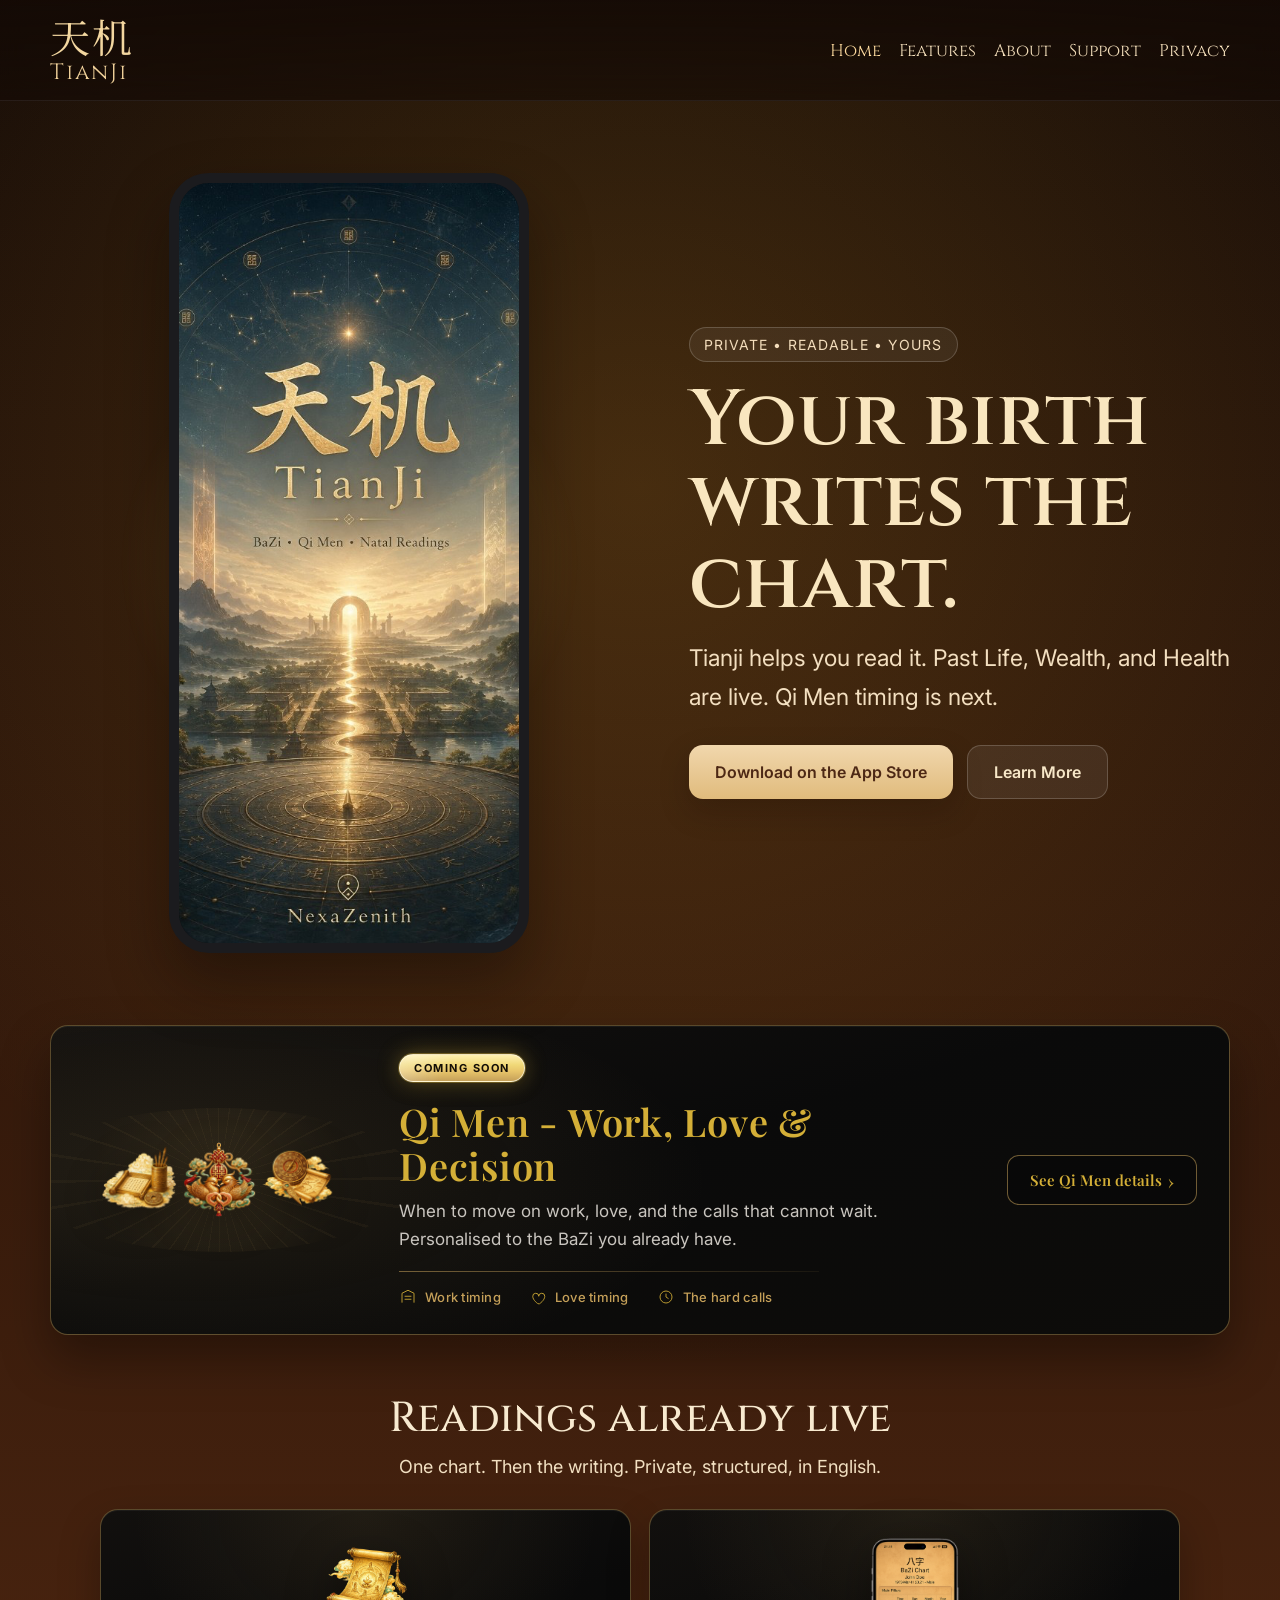
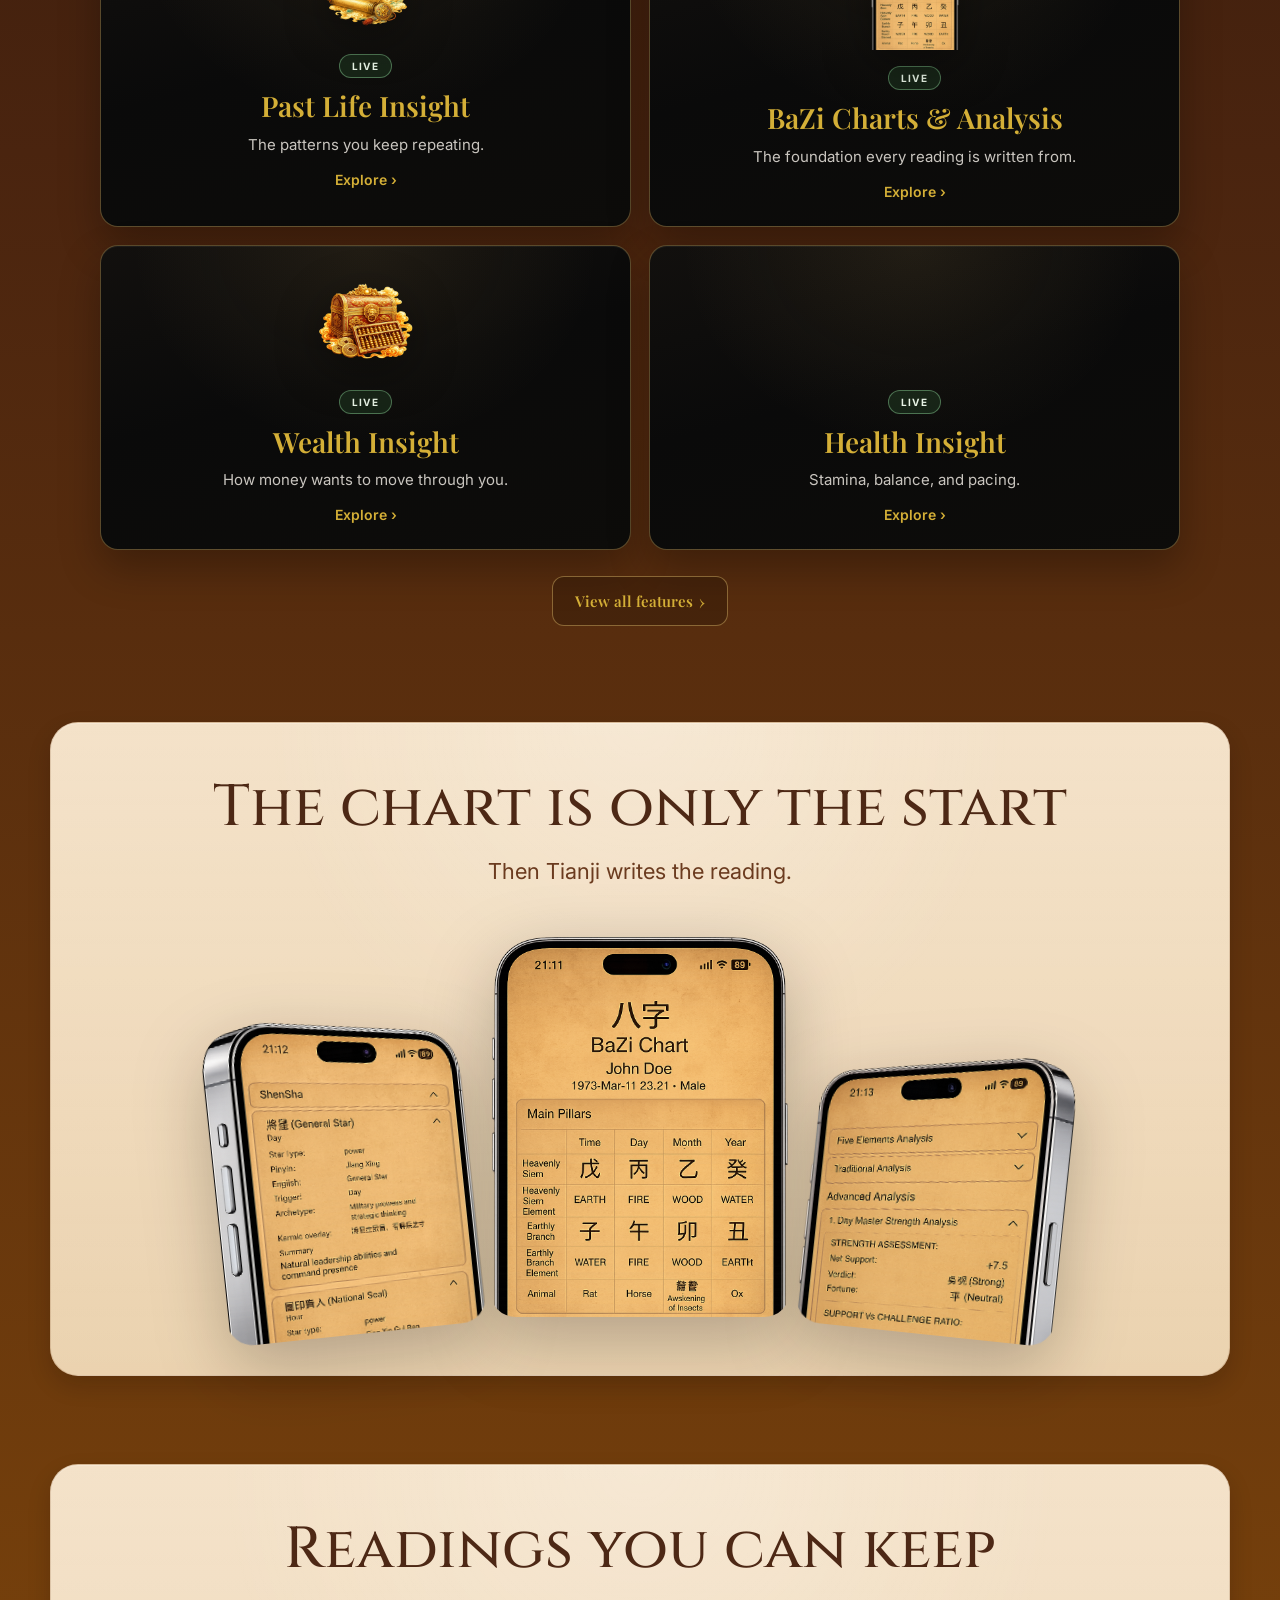
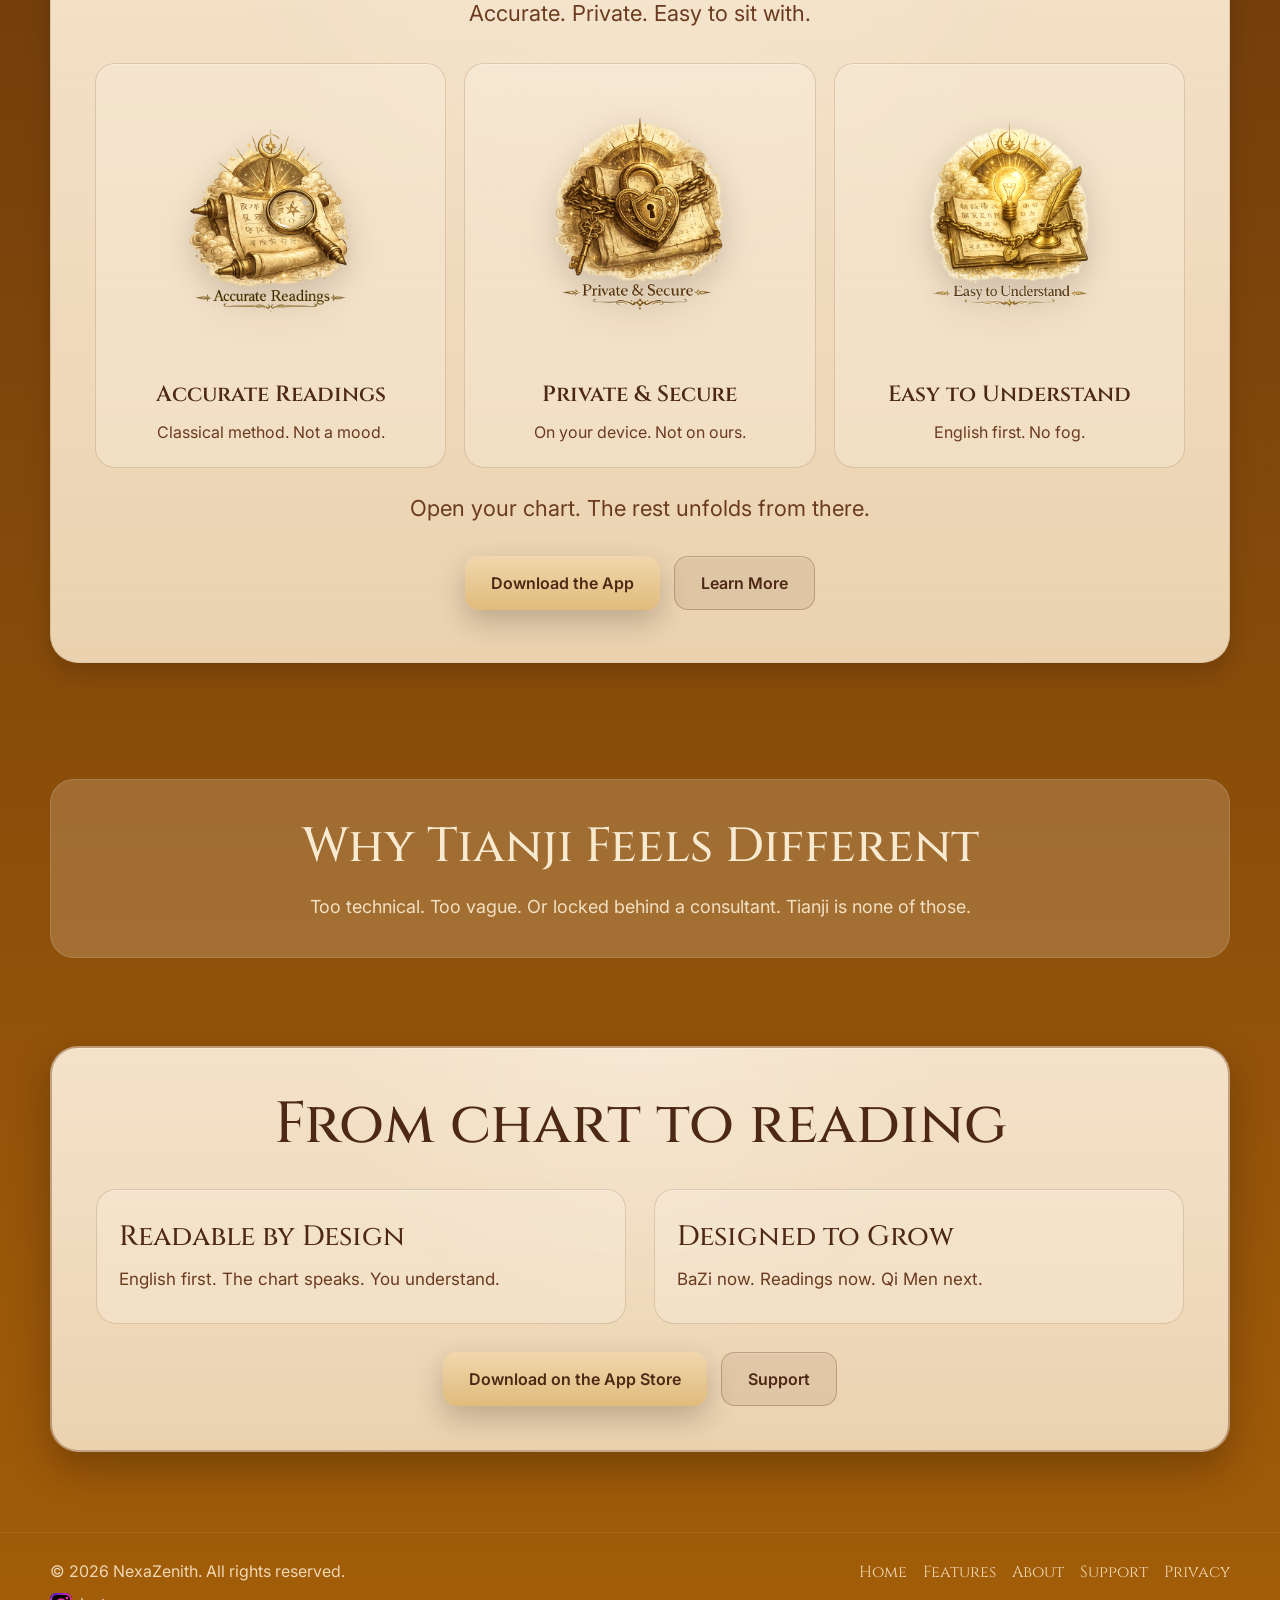
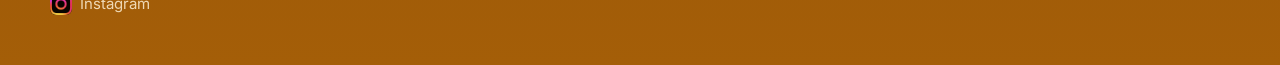
<file: index.html>
<!DOCTYPE html>
<html lang="en">
<head>
  <meta charset="UTF-8" />
  <meta name="viewport" content="width=device-width, initial-scale=1.0" />
  <title>Tianji, Secrets of Destiny</title>
  <link rel="icon" href="assets/app-icon.png" type="image/png" />
  <link rel="apple-touch-icon" href="assets/app-icon.png" />
  <link rel="stylesheet" href="styles.css" />
</head>
<body>
<header class="site-header">
  <div class="container nav">
    <a href="index.html" class="brand"><span class="brand-cn">天机</span><span class="brand-en">TianJi</span></a>
    <nav class="nav-links">
      <a class="active" href="index.html">Home</a>
      <a href="feature.html">Features</a>
      <a href="about.html">About</a>
      <a href="support.html">Support</a>
      <a href="privacy.html">Privacy</a>
    </nav>
  </div>
</header>

<main>
  <section class="hero">
    <div class="container hero-grid">
      <div class="hero-visual" aria-hidden="true">
        <div class="glow"></div>
        <div class="phone"><img src="assets/hero-phone.png" alt="" /></div>
      </div>
      <div>
        <span class="eyebrow">Private • readable • yours</span>
        <h1>Your birth writes the chart.</h1>
        <p>Tianji helps you read it. Past Life, Wealth, and Health are live. Qi Men timing is next.</p>
        <div class="hero-actions">
          <a class="button button-primary" href="https://apps.apple.com/us/app/tianji-bazi-destiny/id6761753338" target="_blank" rel="noopener noreferrer" aria-label="Download Tianji on the App Store">Download on the App Store</a>
          <a class="button button-secondary" href="about.html">Learn More</a>
        </div>
      </div>
    </div>
  </section>

  <section class="section section-coming-soon-wrap" aria-labelledby="coming-soon-heading">
    <div class="container">
      <div class="coming-soon-banner">
        <div class="coming-soon-banner__art coming-soon-banner__art--trio" aria-hidden="true">
          <div class="coming-soon-mandala"></div>
          <img class="coming-soon-art-img coming-soon-art-img--trio" src="assets/career-logo.png" width="120" height="120" alt="" decoding="async" />
          <img class="coming-soon-art-img coming-soon-art-img--trio" src="assets/love-logo.png" width="120" height="120" alt="" decoding="async" />
          <img class="coming-soon-art-img coming-soon-art-img--trio" src="assets/decision-logo.png" width="120" height="120" alt="" decoding="async" />
        </div>
        <div class="coming-soon-banner__main">
          <span class="coming-soon-badge">Coming soon</span>
          <h2 id="coming-soon-heading" class="coming-soon-title">Qi Men - Work, Love &amp; Decision</h2>
          <p class="coming-soon-lede">When to move on work, love, and the calls that cannot wait. Personalised to the BaZi you already have.</p>
          <div class="coming-soon-rule" aria-hidden="true"></div>
          <ul class="coming-soon-features">
            <li>
              <span class="coming-soon-features__icon" aria-hidden="true">
                <svg width="18" height="18" viewBox="0 0 24 24" fill="none" xmlns="http://www.w3.org/2000/svg"><path d="M4 19V7l8-4 8 4v12M8 11h8M8 15h8" stroke="currentColor" stroke-width="1.2" stroke-linecap="round" stroke-linejoin="round"/></svg>
              </span>
              <span>Work timing</span>
            </li>
            <li>
              <span class="coming-soon-features__icon" aria-hidden="true">
                <svg width="18" height="18" viewBox="0 0 24 24" fill="none" xmlns="http://www.w3.org/2000/svg"><path d="M12 21s-7-4.5-7-10a4 4 0 018 0 4 4 0 018 0c0 5.5-7 10-7 10z" stroke="currentColor" stroke-width="1.2" stroke-linejoin="round"/></svg>
              </span>
              <span>Love timing</span>
            </li>
            <li>
              <span class="coming-soon-features__icon" aria-hidden="true">
                <svg width="18" height="18" viewBox="0 0 24 24" fill="none" xmlns="http://www.w3.org/2000/svg"><circle cx="12" cy="12" r="8" stroke="currentColor" stroke-width="1.2"/><path d="M12 8v4l3 2" stroke="currentColor" stroke-width="1.2" stroke-linecap="round"/></svg>
              </span>
              <span>The hard calls</span>
            </li>
          </ul>
        </div>
        <div class="coming-soon-banner__cta">
          <a class="coming-soon-btn" href="feature.html#coming-soon">See Qi Men details <span class="coming-soon-btn__chev" aria-hidden="true">›</span></a>
        </div>
      </div>
    </div>
  </section>

  <section class="section section-launched-features-wrap" aria-labelledby="launched-features-heading">
    <div class="container">
      <h2 id="launched-features-heading" class="upcoming-features-heading">Readings already live</h2>
      <p class="upcoming-features-lede">One chart. Then the writing. Private, structured, in English.</p>
      <div class="upcoming-features-grid upcoming-features-grid--four">
        <a class="upcoming-feature-card upcoming-feature-card--link" href="feature.html#past-life">
          <img class="upcoming-feature-card__logo" src="assets/past-life.png" width="200" height="200" alt="" decoding="async" loading="lazy" />
          <span class="upcoming-feature-card__badge upcoming-feature-card__badge--live">Live</span>
          <h3 class="upcoming-feature-card__title">Past Life Insight</h3>
          <p class="upcoming-feature-card__desc">The patterns you keep repeating.</p>
          <span class="upcoming-feature-card__link">Explore <span aria-hidden="true">›</span></span>
        </a>
        <a class="upcoming-feature-card upcoming-feature-card--link" href="feature.html#bazi-charts">
          <img class="upcoming-feature-card__logo upcoming-feature-card__logo--chart" src="assets/shot-chart.png" width="200" height="400" alt="" decoding="async" loading="lazy" />
          <span class="upcoming-feature-card__badge upcoming-feature-card__badge--live">Live</span>
          <h3 class="upcoming-feature-card__title">BaZi Charts &amp; Analysis</h3>
          <p class="upcoming-feature-card__desc">The foundation every reading is written from.</p>
          <span class="upcoming-feature-card__link">Explore <span aria-hidden="true">›</span></span>
        </a>
        <a class="upcoming-feature-card upcoming-feature-card--link" href="feature.html#wealth">
          <img class="upcoming-feature-card__logo" src="assets/wealth-logo.png" width="200" height="200" alt="" decoding="async" loading="lazy" />
          <span class="upcoming-feature-card__badge upcoming-feature-card__badge--live">Live</span>
          <h3 class="upcoming-feature-card__title">Wealth Insight</h3>
          <p class="upcoming-feature-card__desc">How money wants to move through you.</p>
          <span class="upcoming-feature-card__link">Explore <span aria-hidden="true">›</span></span>
        </a>
        <a class="upcoming-feature-card upcoming-feature-card--link" href="feature.html#health">
          <img class="upcoming-feature-card__logo" src="assets/health-logo.png" width="200" height="200" alt="" decoding="async" loading="lazy" />
          <span class="upcoming-feature-card__badge upcoming-feature-card__badge--live">Live</span>
          <h3 class="upcoming-feature-card__title">Health Insight</h3>
          <p class="upcoming-feature-card__desc">Stamina, balance, and pacing.</p>
          <span class="upcoming-feature-card__link">Explore <span aria-hidden="true">›</span></span>
        </a>
      </div>
      <div class="upcoming-features-cta">
        <a class="coming-soon-btn" href="feature.html">View all features <span class="coming-soon-btn__chev" aria-hidden="true">›</span></a>
      </div>
    </div>
  </section>

  <section class="section">
    <div class="container paper-card paper-card-flat">
      <div class="paper-inner">
        <h2 class="section-title">The chart is only the start</h2>
        <p class="section-copy">Then Tianji writes the reading.</p>

        <div class="device-strip" aria-hidden="true">
          <div class="device device-left">
            <img src="assets/shot-shensha.png" alt="" />
          </div>
          <div class="device device-center">
            <img src="assets/shot-chart.png" alt="" />
          </div>
          <div class="device device-right">
            <img src="assets/shot-advanced.png" alt="" />
          </div>
        </div>
      </div>
    </div>
  </section>

  <section class="section">
    <div class="container paper-card paper-card-flat">
      <div class="paper-inner">
        <h2 class="section-title">Readings you can keep</h2>
        <p class="section-copy">Accurate. Private. Easy to sit with.</p>

        <div class="mini-feature-grid">
          <article class="mini-feature">
            <img class="mini-feature-icon" src="assets/accurate-reading-icon.png" alt="" aria-hidden="true" />
            <h3>Accurate Readings</h3>
            <p>Classical method. Not a mood.</p>
          </article>
          <article class="mini-feature">
            <img class="mini-feature-icon" src="assets/private-and-secure-icon.png" alt="" aria-hidden="true" />
            <h3>Private &amp; Secure</h3>
            <p>On your device. Not on ours.</p>
          </article>
          <article class="mini-feature">
            <img class="mini-feature-icon" src="assets/easy-to-understand-icon.png" alt="" aria-hidden="true" />
            <h3>Easy to Understand</h3>
            <p>English first. No fog.</p>
          </article>
        </div>

        <p class="section-copy" style="margin-top:22px;">
          Open your chart. The rest unfolds from there.
        </p>
        <div class="hero-actions" style="justify-content:center;">
          <a class="button button-primary" href="https://apps.apple.com/us/app/tianji-bazi-destiny/id6761753338" target="_blank" rel="noopener noreferrer" aria-label="Download Tianji on the App Store (mid-page call to action)">Download the App</a>
          <a class="button button-secondary" href="about.html">Learn More</a>
        </div>
      </div>
    </div>
  </section>

  <section class="section">
    <div class="container">
      <div class="cta-band">
        <h2>Why Tianji Feels Different</h2>
        <p>Too technical. Too vague. Or locked behind a consultant. Tianji is none of those.</p>
      </div>
    </div>
  </section>

  <section class="section">
    <div class="container paper-card">
      <div class="paper-inner">
        <h2 class="section-title">From chart to reading</h2>
        <div class="two-col">
          <div class="text-card">
            <h3>Readable by Design</h3>
            <p>English first. The chart speaks. You understand.</p>
          </div>
          <div class="text-card">
            <h3>Designed to Grow</h3>
            <p>BaZi now. Readings now. Qi Men next.</p>
          </div>
        </div>
        <div class="hero-actions" style="justify-content:center; margin-top:28px;">
          <a class="button button-primary" href="https://apps.apple.com/us/app/tianji-bazi-destiny/id6761753338" target="_blank" rel="noopener noreferrer" aria-label="Download Tianji on the App Store (bottom call to action)">Download on the App Store</a>
          <a class="button button-secondary" href="support.html">Support</a>
        </div>
      </div>
    </div>
  </section>
</main>

<footer class="site-footer">
  <div class="container footer-inner">
    <div class="footer-meta">
      <div>© 2026 NexaZenith. All rights reserved.</div>
      <ul class="footer-social" aria-label="Social">
        <li>
          <a href="https://www.instagram.com/tianji_secrets_of_destiny/" target="_blank" rel="noopener noreferrer" aria-label="TianJi on Instagram">
            <img class="footer-social__icon" src="assets/instagram-logo.png" width="22" height="22" alt="" decoding="async" />
            <span class="footer-social__text">Instagram</span>
          </a>
        </li>
      </ul>
    </div>
    <div class="footer-links">
      <a href="index.html">Home</a>
      <a href="feature.html">Features</a>
      <a href="about.html">About</a>
      <a href="support.html">Support</a>
      <a href="privacy.html">Privacy</a>
    </div>
  </div>
</footer>
</body>
</html>
</file>
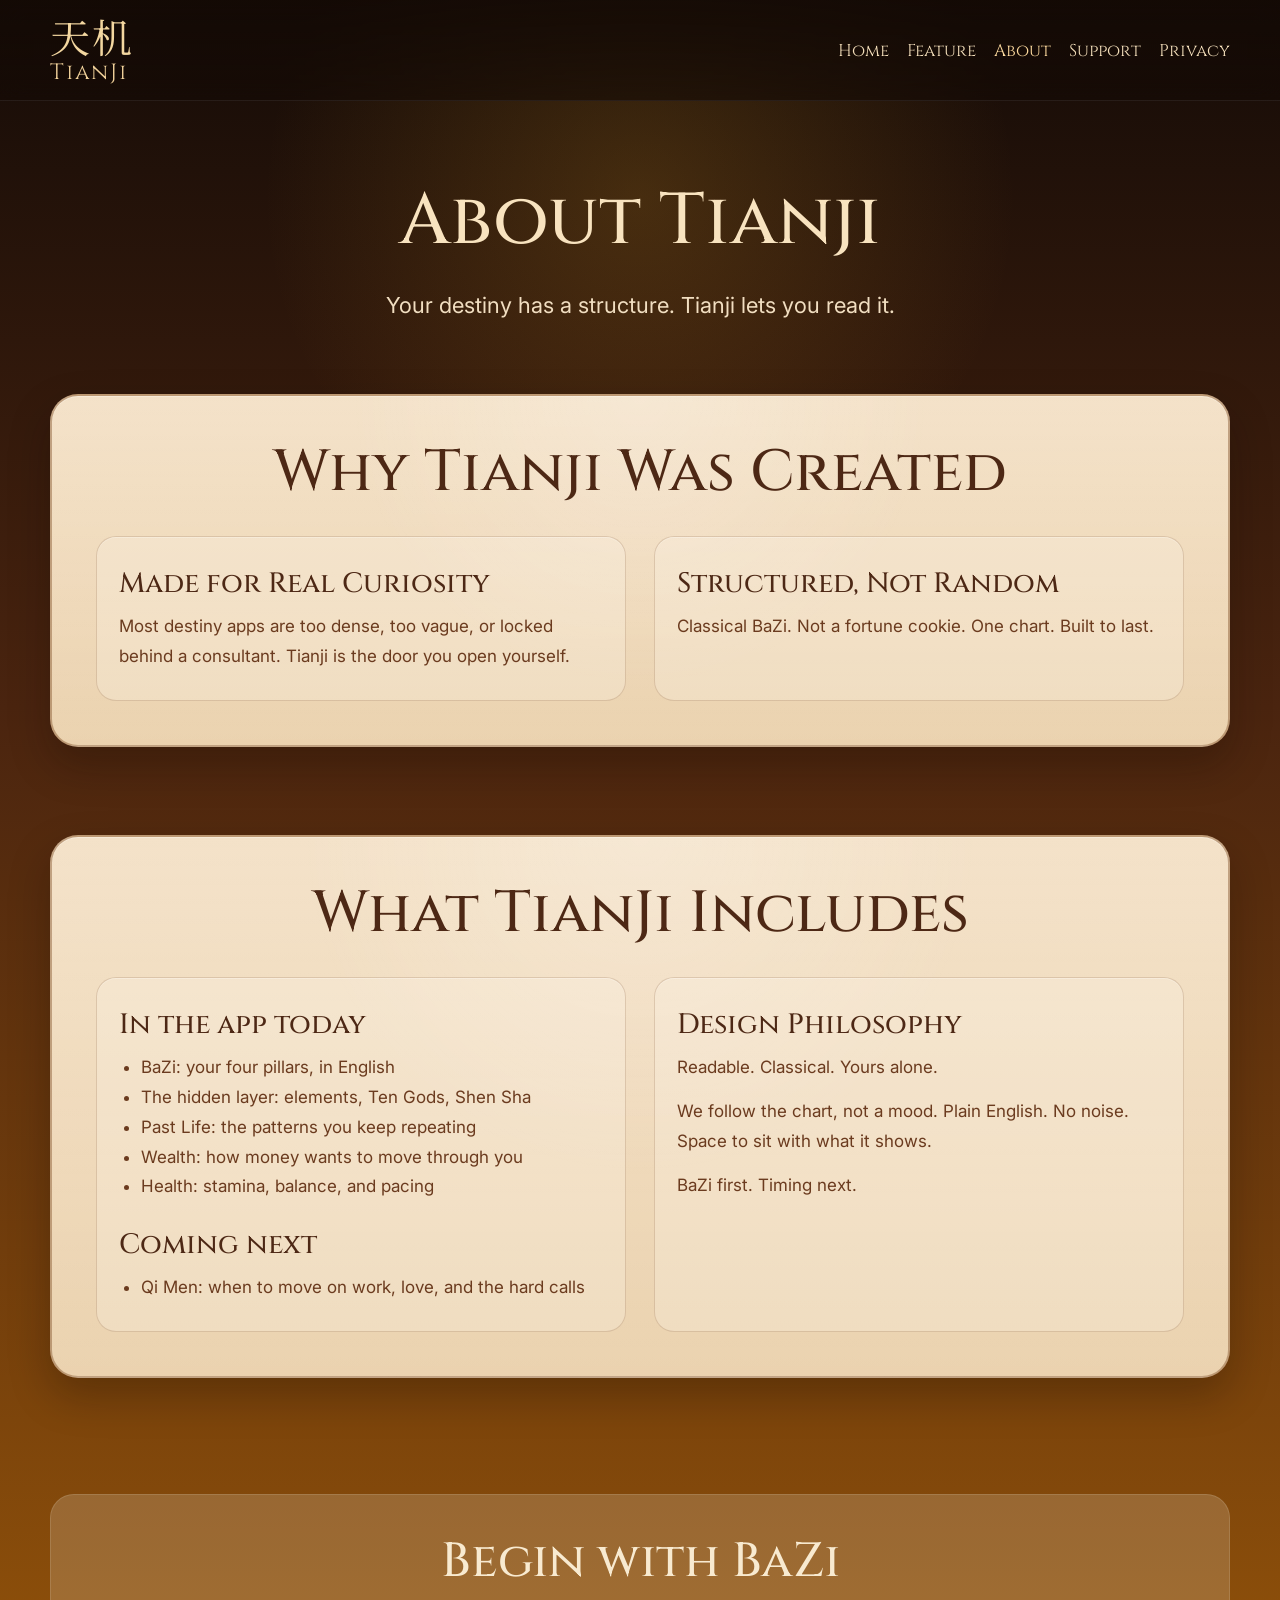
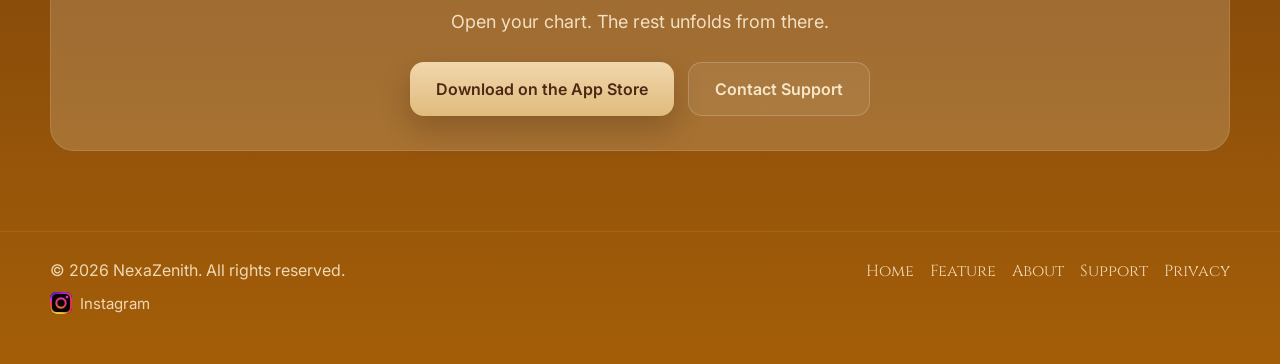
<file: about.html>
<!DOCTYPE html>
<html lang="en">
<head>
  <meta charset="UTF-8" />
  <meta name="viewport" content="width=device-width, initial-scale=1.0" />
  <title>About Tianji</title>
  <link rel="icon" href="assets/app-icon.png" type="image/png" />
  <link rel="apple-touch-icon" href="assets/app-icon.png" />
  <link rel="stylesheet" href="styles.css" />
</head>
<body>
<header class="site-header">
  <div class="container nav">
    <a href="index.html" class="brand"><span class="brand-cn">天机</span><span class="brand-en">TianJi</span></a>
    <nav class="nav-links">
      <a href="index.html">Home</a>
      <a href="feature.html">Feature</a>
      <a class="active" href="about.html">About</a>
      <a href="support.html">Support</a>
      <a href="privacy.html">Privacy</a>
    </nav>
  </div>
</header>

<main>
  <section class="simple-hero">
    <div class="container">
      <h1>About Tianji</h1>
      <p>Your destiny has a structure. Tianji lets you read it.</p>
    </div>
  </section>

  <section class="section">
    <div class="container paper-card">
      <div class="paper-inner">
        <h2 class="section-title">Why Tianji Was Created</h2>
        <div class="two-col">
          <div class="text-card">
            <h3>Made for Real Curiosity</h3>
            <p>Most destiny apps are too dense, too vague, or locked behind a consultant. Tianji is the door you open yourself.</p>
          </div>
          <div class="text-card">
            <h3>Structured, Not Random</h3>
            <p>Classical BaZi. Not a fortune cookie. One chart. Built to last.</p>
          </div>
        </div>
      </div>
    </div>
  </section>

  <section class="section">
    <div class="container paper-card">
      <div class="paper-inner">
        <h2 class="section-title">What TianJi Includes</h2>
        <div class="two-col">
          <div class="text-card">
            <h3>In the app today</h3>
            <ul class="list">
              <li>BaZi: your four pillars, in English</li>
              <li>The hidden layer: elements, Ten Gods, Shen Sha</li>
              <li>Past Life: the patterns you keep repeating</li>
              <li>Wealth: how money wants to move through you</li>
              <li>Health: stamina, balance, and pacing</li>
            </ul>
            <h3>Coming next</h3>
            <ul class="list">
              <li>Qi Men: when to move on work, love, and the hard calls</li>
            </ul>
          </div>
          <div class="text-card">
            <h3>Design Philosophy</h3>
            <p>Readable. Classical. Yours alone.</p>
            <p>We follow the chart, not a mood. Plain English. No noise. Space to sit with what it shows.</p>
            <p class="inline-note">BaZi first. Timing next.</p>
          </div>
        </div>
      </div>
    </div>
  </section>

  <section class="section">
    <div class="container">
      <div class="cta-band">
        <h2>Begin with BaZi</h2>
        <p>Open your chart. The rest unfolds from there.</p>
        <div class="hero-actions" style="justify-content:center; margin-top:24px;">
          <a class="button button-primary" href="https://apps.apple.com/us/app/tianji-bazi-destiny/id6761753338" target="_blank" rel="noopener noreferrer" aria-label="Download Tianji on the App Store">Download on the App Store</a>
          <a class="button button-secondary" href="support.html">Contact Support</a>
        </div>
      </div>
    </div>
  </section>
</main>

<footer class="site-footer">
  <div class="container footer-inner">
    <div class="footer-meta">
      <div>© 2026 NexaZenith. All rights reserved.</div>
      <ul class="footer-social" aria-label="Social">
        <li>
          <a href="https://www.instagram.com/tianji_secrets_of_destiny/" target="_blank" rel="noopener noreferrer" aria-label="TianJi on Instagram">
            <img class="footer-social__icon" src="assets/instagram-logo.png" width="22" height="22" alt="" decoding="async" />
            <span class="footer-social__text">Instagram</span>
          </a>
        </li>
      </ul>
    </div>
    <div class="footer-links">
      <a href="index.html">Home</a>
      <a href="feature.html">Feature</a>
      <a href="about.html">About</a>
      <a href="support.html">Support</a>
      <a href="privacy.html">Privacy</a>
    </div>
  </div>
</footer>
</body>
</html>
</file>
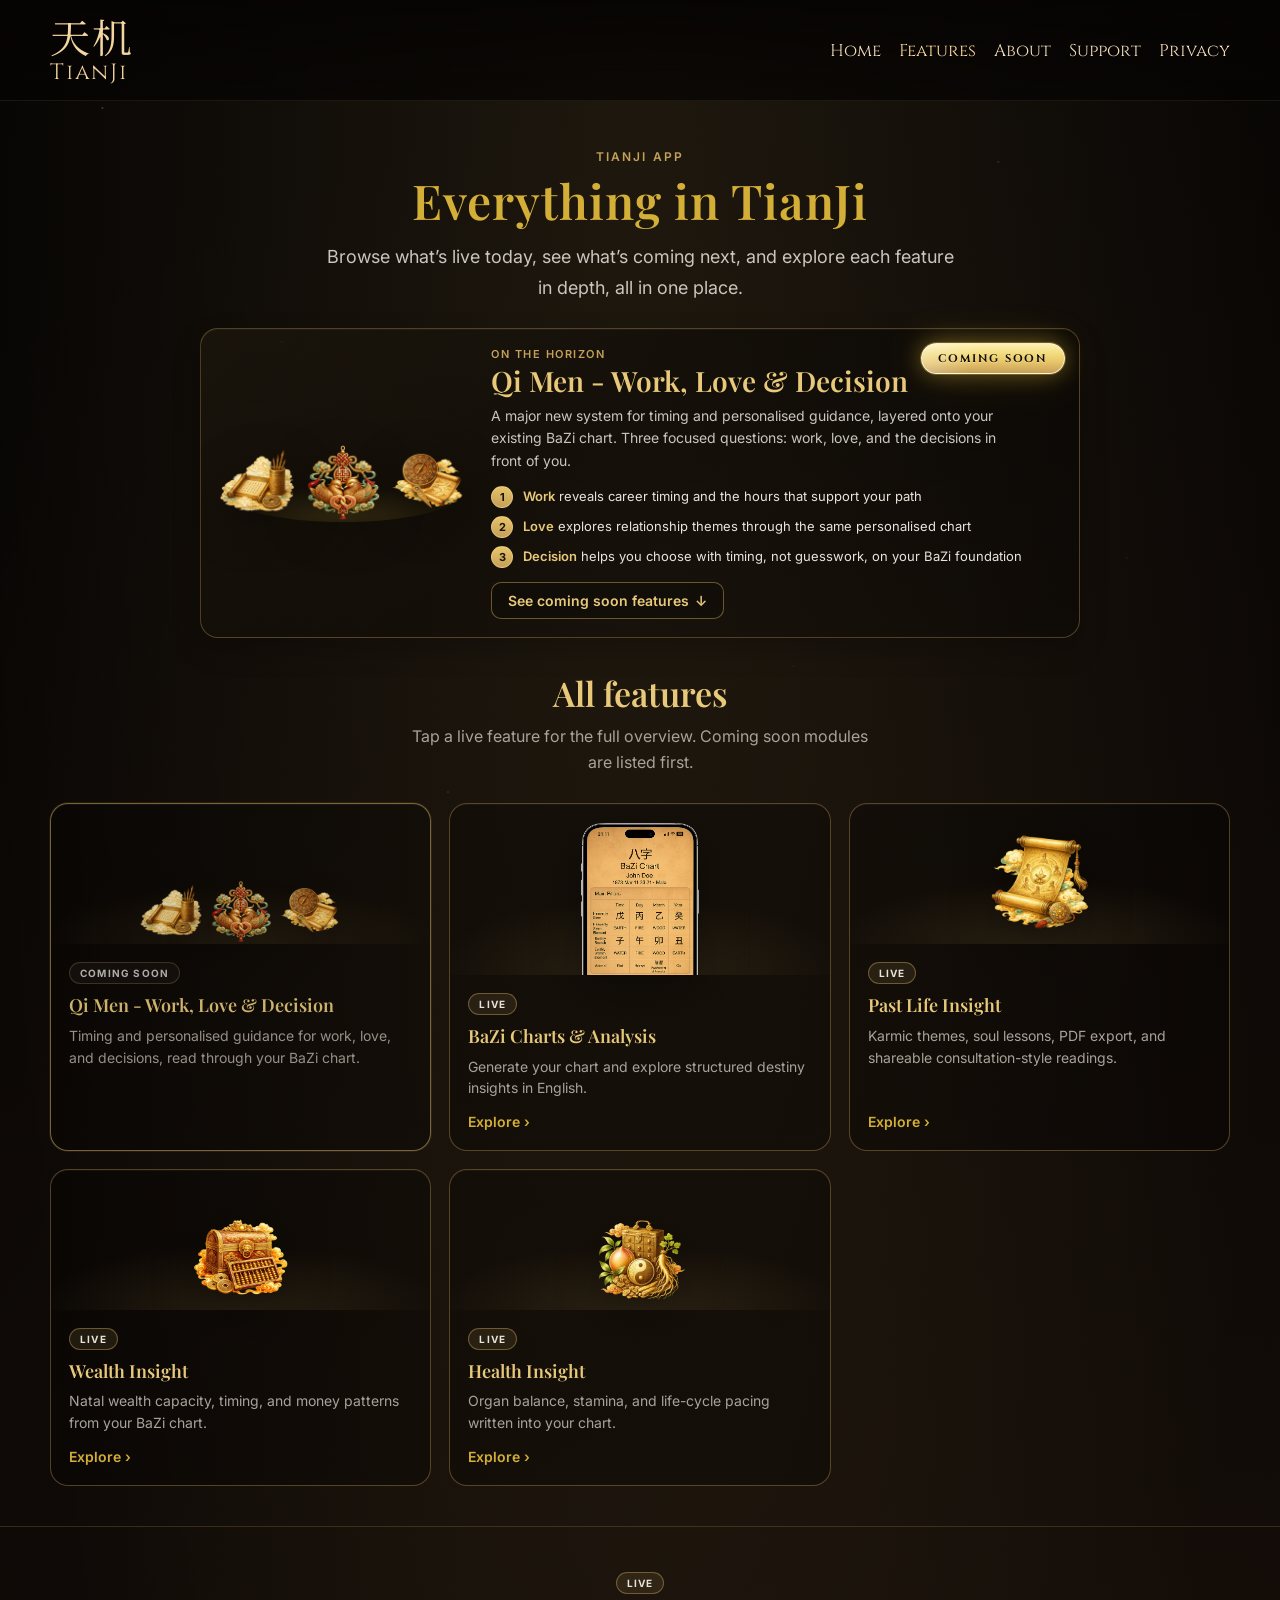
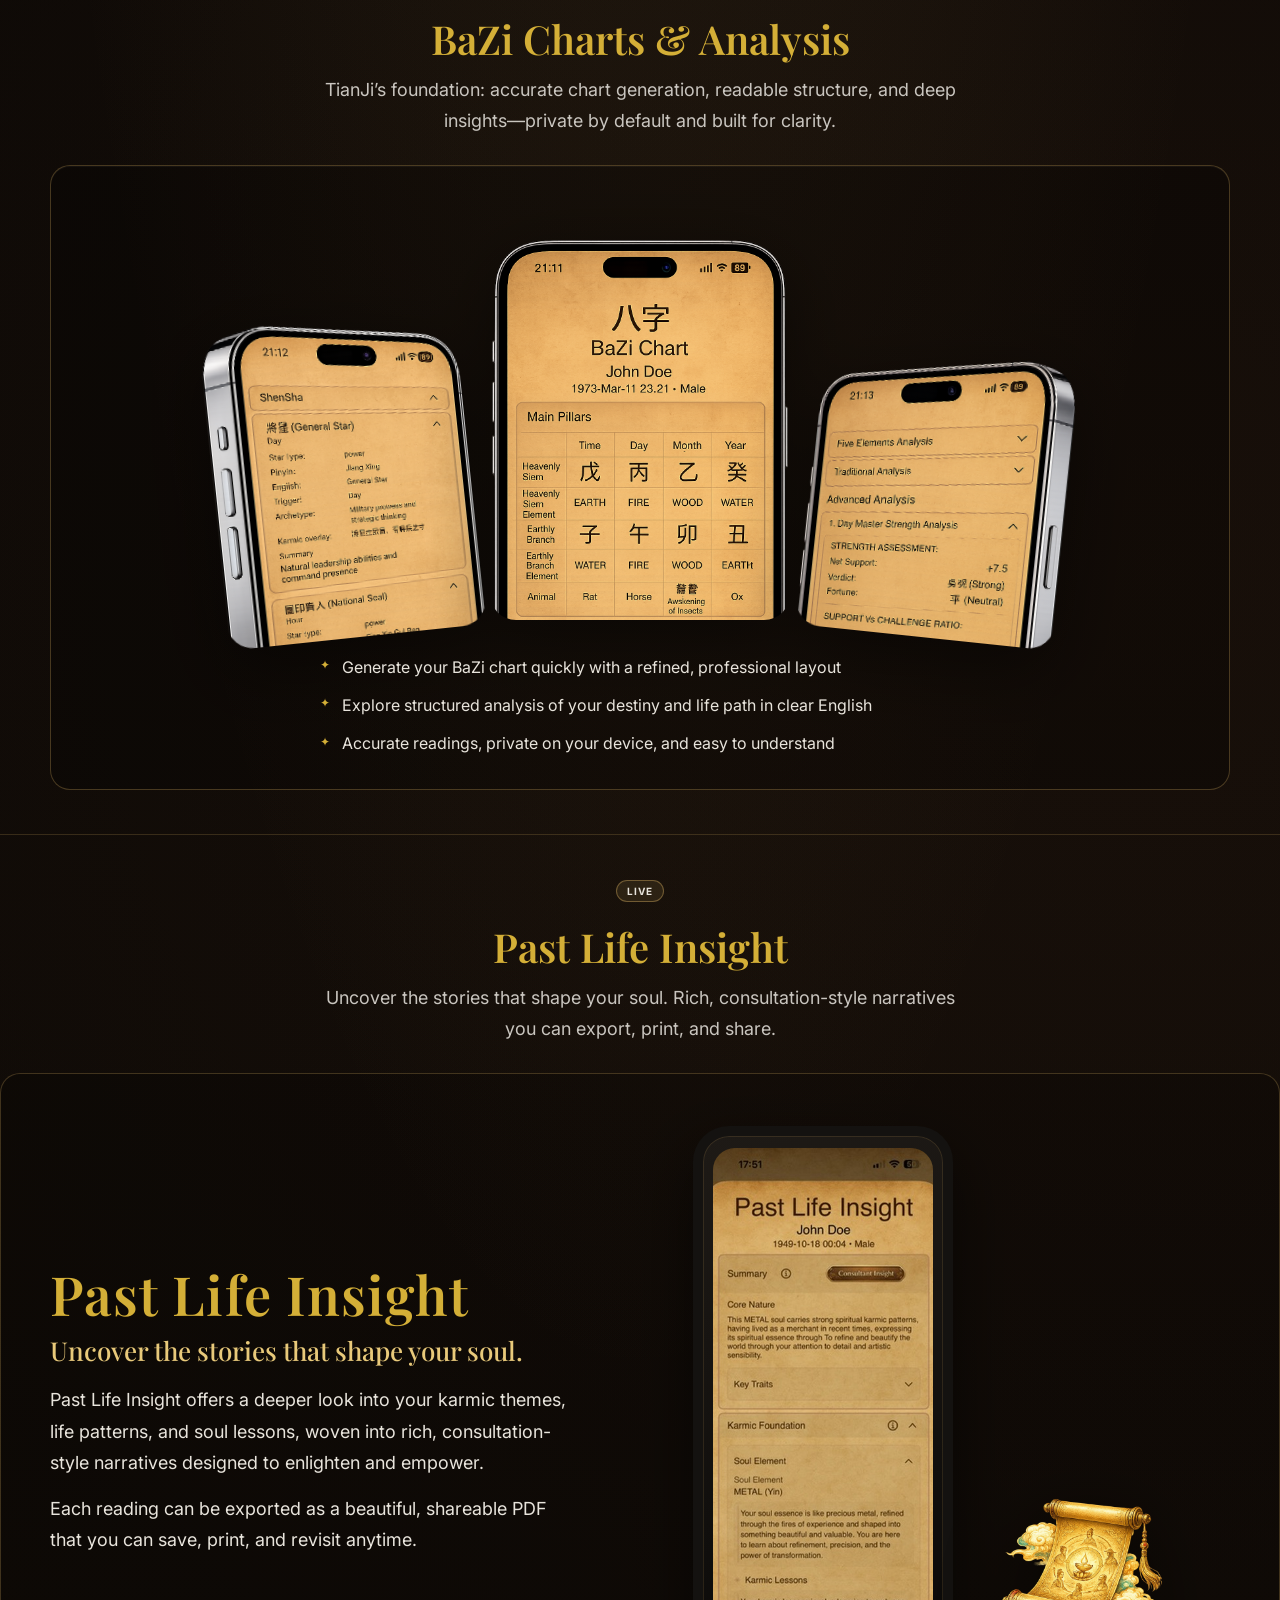
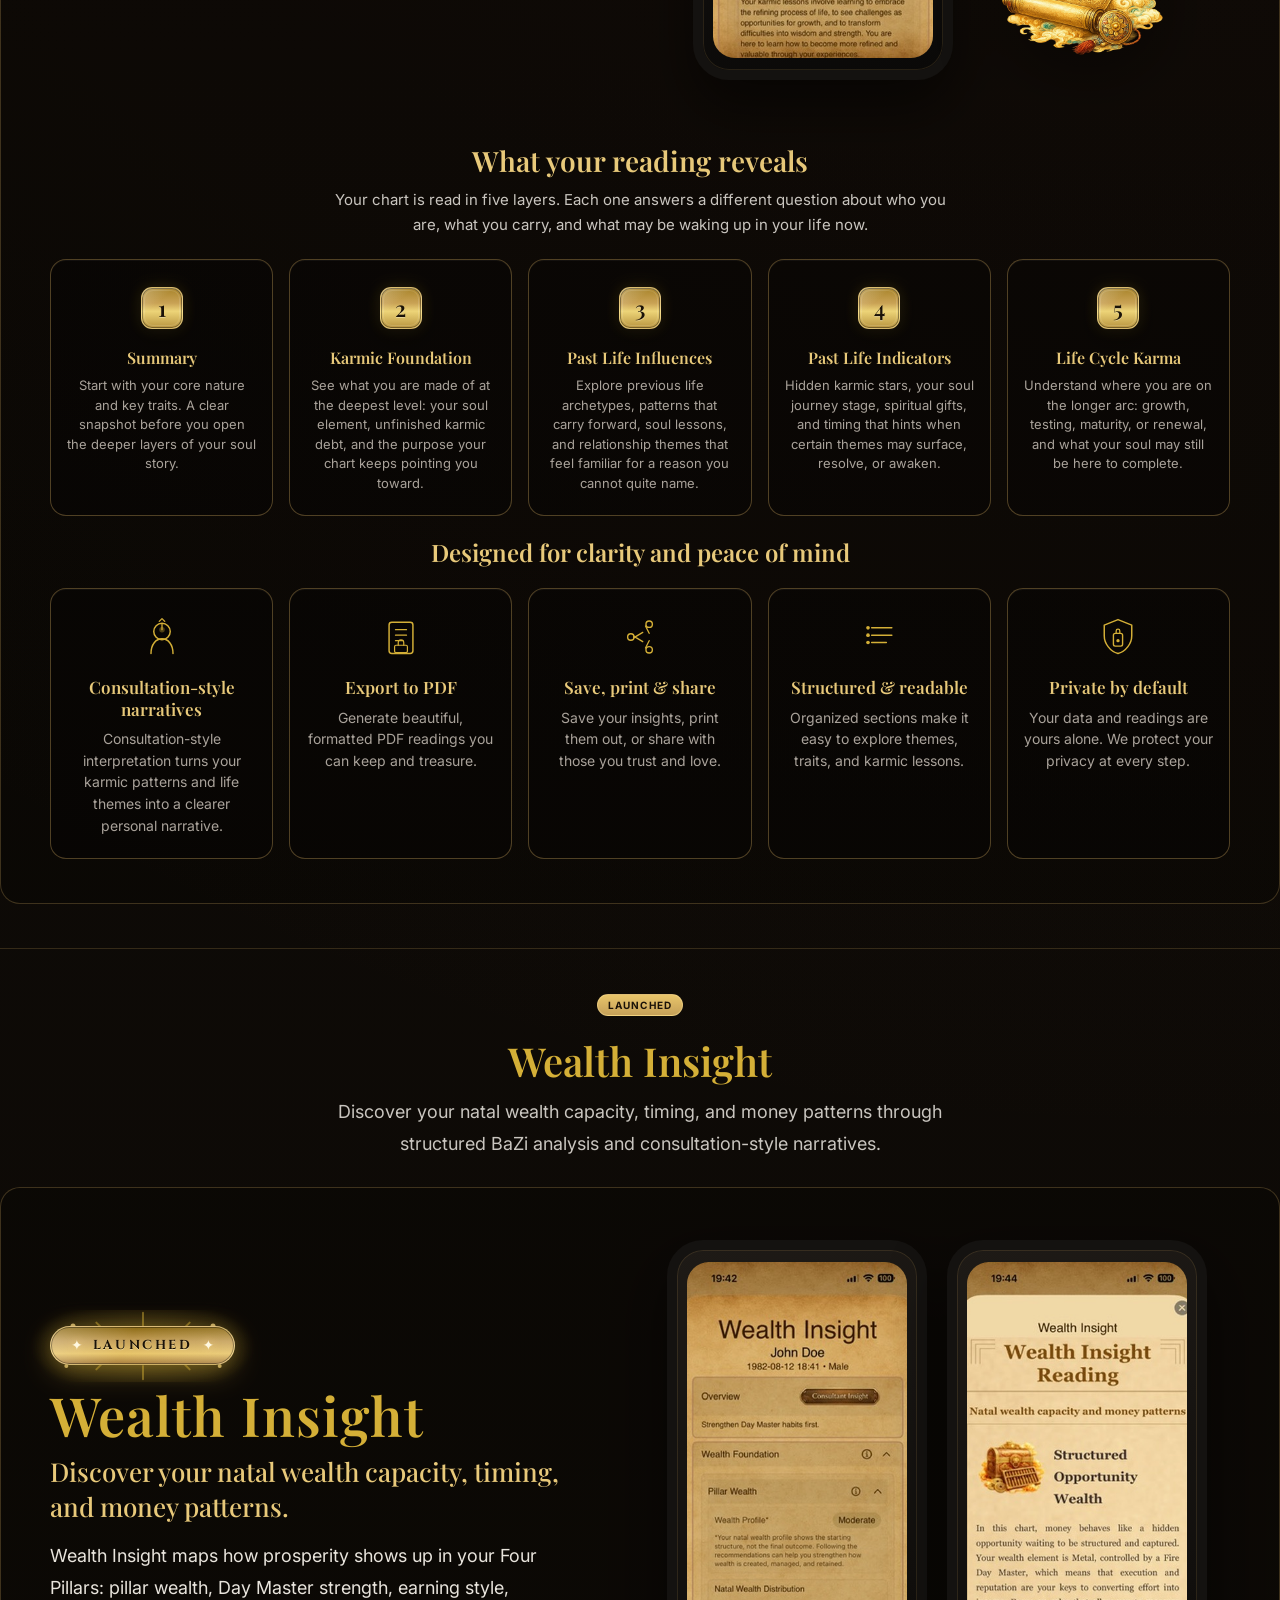
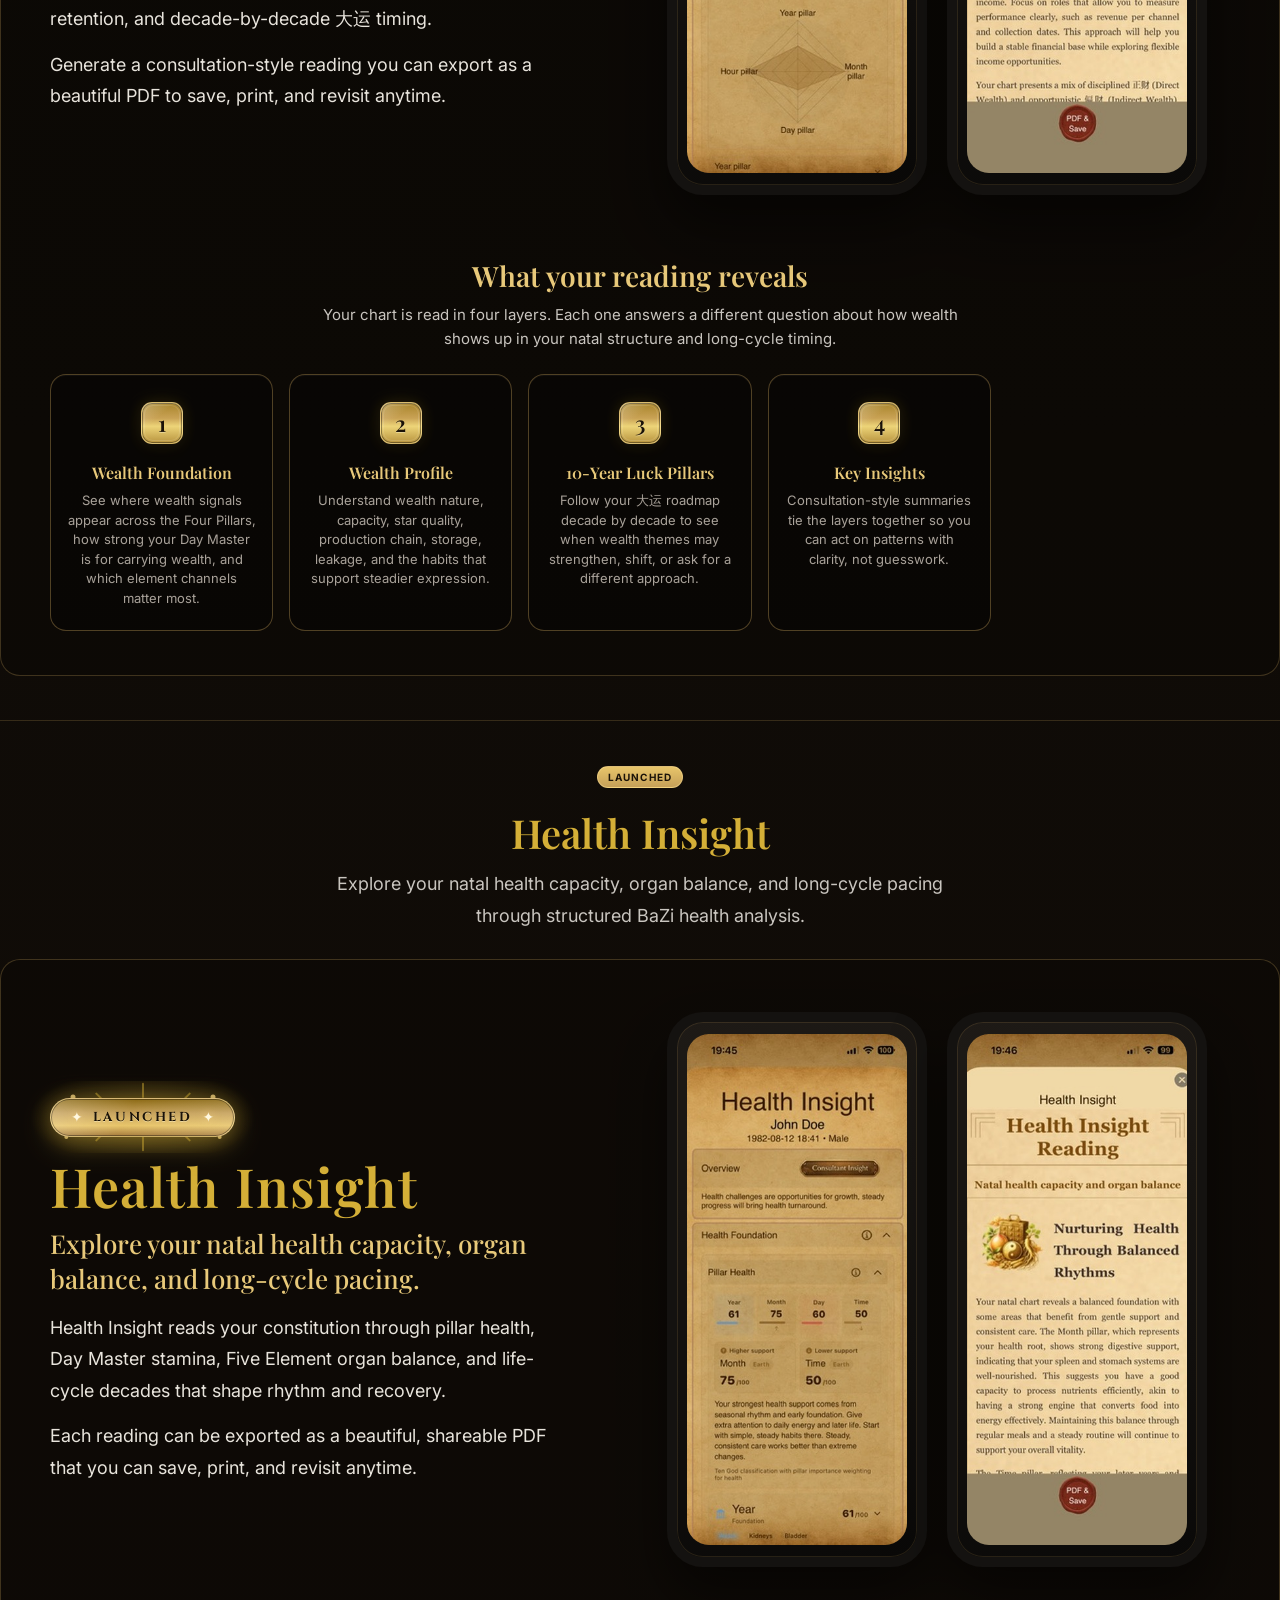
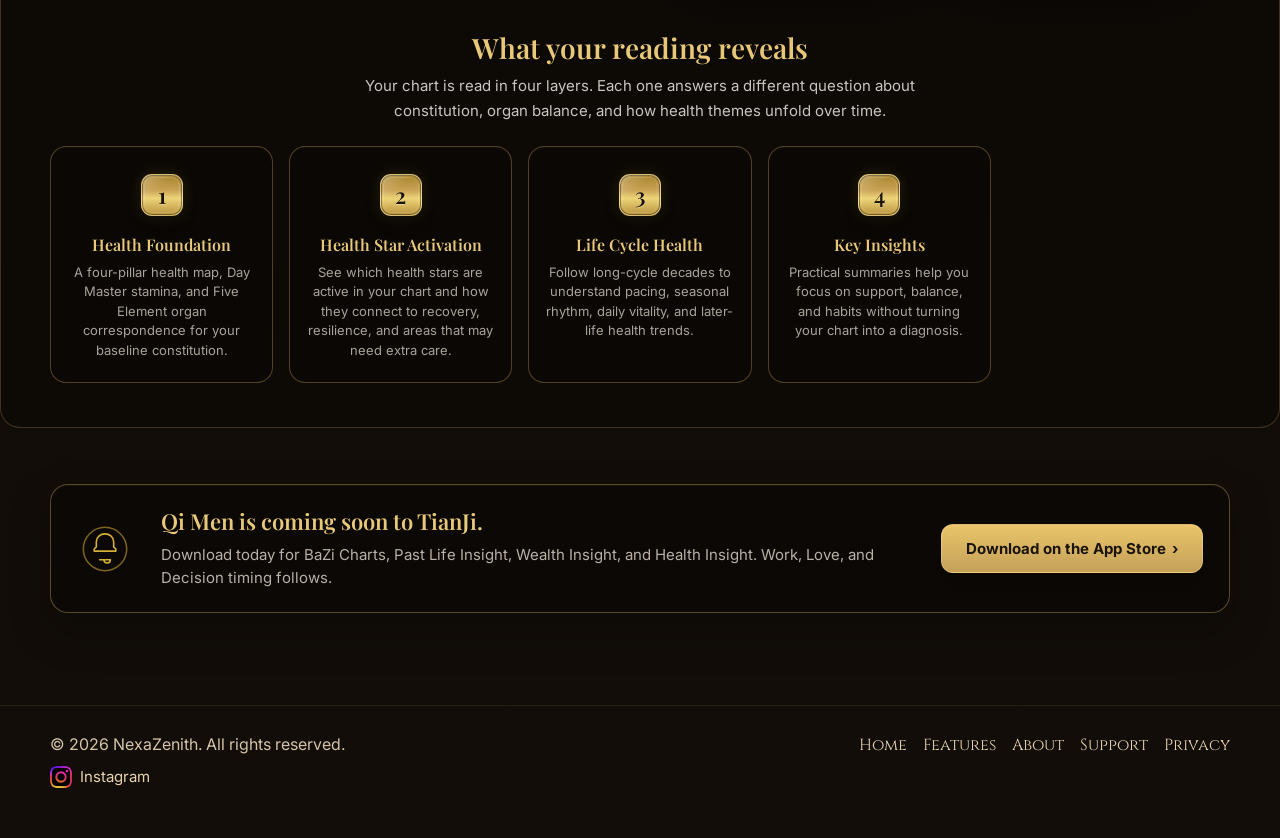
<file: feature.html>
<!DOCTYPE html>
<html lang="en">
<head>
  <meta charset="UTF-8" />
  <meta name="viewport" content="width=device-width, initial-scale=1.0" />
  <title>Features | TianJi</title>
  <meta name="description" content="Explore TianJi features: BaZi Charts, Past Life Insight, Wealth Insight, Health Insight, and coming soon Qi Men - Work, Love and Decision." />
  <link rel="icon" href="assets/app-icon.png" type="image/png" />
  <link rel="apple-touch-icon" href="assets/app-icon.png" />
  <link rel="stylesheet" href="styles.css" />
</head>
<body class="page-feature">
<div class="feature-cosmos" aria-hidden="true"></div>

<header class="site-header">
  <div class="container nav">
    <a href="index.html" class="brand"><span class="brand-cn">天机</span><span class="brand-en">TianJi</span></a>
    <nav class="nav-links">
      <a href="index.html">Home</a>
      <a class="active" href="feature.html">Features</a>
      <a href="about.html">About</a>
      <a href="support.html">Support</a>
      <a href="privacy.html">Privacy</a>
    </nav>
  </div>
</header>

<main class="feature-main">
  <section class="section features-hub-hero">
    <div class="container features-hub-hero__inner">
      <p class="features-hub-eyebrow">TianJi app</p>
      <h1 class="features-hub-title">Everything in TianJi</h1>
      <p class="features-hub-lede">Browse what’s live today, see what’s coming next, and explore each feature in depth, all in one place.</p>
    </div>
  </section>

  <section class="section features-spotlight" aria-labelledby="features-spotlight-heading">
    <div class="container">
      <article class="feature-showcase">
        <span class="feature-showcase__ribbon feature-showcase__ribbon--soon" aria-hidden="true">Coming soon</span>
        <div class="feature-showcase__visual">
          <div class="feature-showcase__glow" aria-hidden="true"></div>
          <div class="feature-showcase__logos feature-showcase__logos--trio">
            <img src="assets/career-logo.png" width="120" height="120" alt="" decoding="async" loading="lazy" />
            <img src="assets/love-logo.png" width="120" height="120" alt="" decoding="async" loading="lazy" />
            <img src="assets/decision-logo.png" width="120" height="120" alt="" decoding="async" loading="lazy" />
          </div>
        </div>
        <div class="feature-showcase__copy">
          <p class="feature-showcase__label">On the horizon</p>
          <h2 id="features-spotlight-heading" class="feature-showcase__title">Qi Men - Work, Love &amp; Decision</h2>
          <p class="feature-showcase__lede">A major new system for timing and personalised guidance, layered onto your existing BaZi chart. Three focused questions: work, love, and the decisions in front of you.</p>
          <ol class="feature-showcase__steps">
            <li>
              <span class="feature-showcase__step-num" aria-hidden="true">1</span>
              <span class="feature-showcase__step-text"><strong>Work</strong> reveals career timing and the hours that support your path</span>
            </li>
            <li>
              <span class="feature-showcase__step-num" aria-hidden="true">2</span>
              <span class="feature-showcase__step-text"><strong>Love</strong> explores relationship themes through the same personalised chart</span>
            </li>
            <li>
              <span class="feature-showcase__step-num" aria-hidden="true">3</span>
              <span class="feature-showcase__step-text"><strong>Decision</strong> helps you choose with timing, not guesswork, on your BaZi foundation</span>
            </li>
          </ol>
          <a class="feature-showcase__cta" href="#coming-soon">See coming soon features <span aria-hidden="true">↓</span></a>
        </div>
      </article>
    </div>
  </section>

  <section class="section features-catalog" aria-labelledby="features-catalog-heading">
    <div class="container">
      <h2 id="features-catalog-heading" class="features-catalog-heading">All features</h2>
      <p class="features-catalog-lede">Tap a live feature for the full overview. Coming soon modules are listed first.</p>
      <div class="features-catalog-grid">
        <article id="coming-soon" class="features-catalog-card features-catalog-card--soon features-catalog-card--highlight">
          <div class="features-catalog-card__media features-catalog-card__media--logos">
            <img src="assets/career-logo.png" width="80" height="80" alt="" decoding="async" loading="lazy" />
            <img src="assets/love-logo.png" width="80" height="80" alt="" decoding="async" loading="lazy" />
            <img src="assets/decision-logo.png" width="80" height="80" alt="" decoding="async" loading="lazy" />
          </div>
          <div class="features-catalog-card__body">
            <span class="feature-status feature-status--soon">Coming soon</span>
            <h3 class="features-catalog-card__title">Qi Men - Work, Love &amp; Decision</h3>
            <p class="features-catalog-card__desc">Timing and personalised guidance for work, love, and decisions, read through your BaZi chart.</p>
          </div>
        </article>
        <a class="features-catalog-card" href="#bazi-charts">
          <div class="features-catalog-card__media">
            <img src="assets/shot-chart.png" width="260" height="520" alt="" decoding="async" loading="lazy" />
          </div>
          <div class="features-catalog-card__body">
            <span class="feature-status feature-status--live">Live</span>
            <h3 class="features-catalog-card__title">BaZi Charts &amp; Analysis</h3>
            <p class="features-catalog-card__desc">Generate your chart and explore structured destiny insights in English.</p>
            <span class="features-catalog-card__link">Explore <span aria-hidden="true">›</span></span>
          </div>
        </a>
        <a class="features-catalog-card" href="#past-life">
          <div class="features-catalog-card__media">
            <img src="assets/past-life.png" width="200" height="200" alt="" decoding="async" loading="lazy" />
          </div>
          <div class="features-catalog-card__body">
            <span class="feature-status feature-status--live">Live</span>
            <h3 class="features-catalog-card__title">Past Life Insight</h3>
            <p class="features-catalog-card__desc">Karmic themes, soul lessons, PDF export, and shareable consultation-style readings.</p>
            <span class="features-catalog-card__link">Explore <span aria-hidden="true">›</span></span>
          </div>
        </a>
        <a class="features-catalog-card" href="#wealth">
          <div class="features-catalog-card__media features-catalog-card__media--logo">
            <img src="assets/wealth-logo.png" width="120" height="120" alt="" decoding="async" loading="lazy" />
          </div>
          <div class="features-catalog-card__body">
            <span class="feature-status feature-status--live">Live</span>
            <h3 class="features-catalog-card__title">Wealth Insight</h3>
            <p class="features-catalog-card__desc">Natal wealth capacity, timing, and money patterns from your BaZi chart.</p>
            <span class="features-catalog-card__link">Explore <span aria-hidden="true">›</span></span>
          </div>
        </a>
        <a class="features-catalog-card" href="#health">
          <div class="features-catalog-card__media features-catalog-card__media--logo">
            <img src="assets/health-logo.png" width="120" height="120" alt="" decoding="async" loading="lazy" />
          </div>
          <div class="features-catalog-card__body">
            <span class="feature-status feature-status--live">Live</span>
            <h3 class="features-catalog-card__title">Health Insight</h3>
            <p class="features-catalog-card__desc">Organ balance, stamina, and life-cycle pacing written into your chart.</p>
            <span class="features-catalog-card__link">Explore <span aria-hidden="true">›</span></span>
          </div>
        </a>
      </div>
    </div>
  </section>

  <section id="bazi-charts" class="section feature-detail" aria-labelledby="bazi-detail-heading">
    <div class="container">
      <header class="feature-detail__header">
        <span class="feature-status feature-status--live">Live</span>
        <h2 id="bazi-detail-heading" class="feature-detail__title">BaZi Charts &amp; Analysis</h2>
        <p class="feature-detail__lede">TianJi’s foundation: accurate chart generation, readable structure, and deep insights—private by default and built for clarity.</p>
      </header>
      <div class="feature-detail__panel">
        <div class="device-strip" aria-hidden="true">
          <div class="device device-left">
            <img src="assets/shot-shensha.png" alt="" />
          </div>
          <div class="device device-center">
            <img src="assets/shot-chart.png" alt="" />
          </div>
          <div class="device device-right">
            <img src="assets/shot-advanced.png" alt="" />
          </div>
        </div>
        <ul class="feature-detail__bullets">
          <li>Generate your BaZi chart quickly with a refined, professional layout</li>
          <li>Explore structured analysis of your destiny and life path in clear English</li>
          <li>Accurate readings, private on your device, and easy to understand</li>
        </ul>
      </div>
    </div>
  </section>

  <section id="past-life" class="section feature-detail feature-detail--past-life" aria-labelledby="past-life-detail-heading">
    <div class="container">
      <header class="feature-detail__header">
        <span class="feature-status feature-status--live">Live</span>
        <h2 id="past-life-detail-heading" class="feature-detail__title">Past Life Insight</h2>
        <p class="feature-detail__lede">Uncover the stories that shape your soul. Rich, consultation-style narratives you can export, print, and share.</p>
      </header>
    </div>

    <div class="feature-detail__expand">
      <section class="section feature-hero feature-hero--nested">
        <div class="container feature-hero-grid">
          <div class="feature-hero-copy">
            <h3 class="feature-hero-title">Past Life Insight</h3>
            <p class="feature-hero-tagline">Uncover the stories that shape your soul.</p>
            <p class="feature-hero-lede">Past Life Insight offers a deeper look into your karmic themes, life patterns, and soul lessons, woven into rich, consultation-style narratives designed to enlighten and empower.</p>
            <p class="feature-hero-lede">Each reading can be exported as a beautiful, shareable PDF that you can save, print, and revisit anytime.</p>
          </div>
          <div class="feature-hero-visuals">
            <div class="feature-phone-placeholder" role="img" aria-label="Past Life Insight screen in the TianJi app">
              <div class="feature-phone-placeholder__screen feature-phone-placeholder__screen--live">
                <img src="assets/feature-past-life-screen.jpg" width="359" height="780" alt="" decoding="async" loading="lazy" />
              </div>
            </div>
            <img class="feature-scroll-img" src="assets/past-life.png" width="200" height="300" alt="" decoding="async" />
          </div>
        </div>
      </section>

      <section class="section feature-spots feature-spots--nested" aria-labelledby="past-life-depth-heading past-life-benefits-heading">
        <div class="container">
          <header class="feature-depth__header">
            <h3 id="past-life-depth-heading" class="feature-depth__title">What your reading reveals</h3>
            <p class="feature-depth__intro">Your chart is read in five layers. Each one answers a different question about who you are, what you carry, and what may be waking up in your life now.</p>
          </header>
          <div class="feature-card-grid">
            <article class="feature-spot-card feature-spot-card--depth">
              <div class="feature-spot-card__icon feature-spot-card__icon--num" aria-hidden="true">
                <span class="feature-step-badge">1</span>
              </div>
              <h4 class="feature-spot-card__title">Summary</h4>
              <p class="feature-spot-card__desc">Start with your core nature and key traits. A clear snapshot before you open the deeper layers of your soul story.</p>
            </article>
            <article class="feature-spot-card feature-spot-card--depth">
              <div class="feature-spot-card__icon feature-spot-card__icon--num" aria-hidden="true">
                <span class="feature-step-badge">2</span>
              </div>
              <h4 class="feature-spot-card__title">Karmic Foundation</h4>
              <p class="feature-spot-card__desc">See what you are made of at the deepest level: your soul element, unfinished karmic debt, and the purpose your chart keeps pointing you toward.</p>
            </article>
            <article class="feature-spot-card feature-spot-card--depth">
              <div class="feature-spot-card__icon feature-spot-card__icon--num" aria-hidden="true">
                <span class="feature-step-badge">3</span>
              </div>
              <h4 class="feature-spot-card__title">Past Life Influences</h4>
              <p class="feature-spot-card__desc">Explore previous life archetypes, patterns that carry forward, soul lessons, and relationship themes that feel familiar for a reason you cannot quite name.</p>
            </article>
            <article class="feature-spot-card feature-spot-card--depth">
              <div class="feature-spot-card__icon feature-spot-card__icon--num" aria-hidden="true">
                <span class="feature-step-badge">4</span>
              </div>
              <h4 class="feature-spot-card__title">Past Life Indicators</h4>
              <p class="feature-spot-card__desc">Hidden karmic stars, your soul journey stage, spiritual gifts, and timing that hints when certain themes may surface, resolve, or awaken.</p>
            </article>
            <article class="feature-spot-card feature-spot-card--depth">
              <div class="feature-spot-card__icon feature-spot-card__icon--num" aria-hidden="true">
                <span class="feature-step-badge">5</span>
              </div>
              <h4 class="feature-spot-card__title">Life Cycle Karma</h4>
              <p class="feature-spot-card__desc">Understand where you are on the longer arc: growth, testing, maturity, or renewal, and what your soul may still be here to complete.</p>
            </article>
          </div>
          <h3 id="past-life-benefits-heading" class="feature-spots__heading">Designed for clarity and peace of mind</h3>
          <div class="feature-card-grid">
            <article class="feature-spot-card">
              <div class="feature-spot-card__icon" aria-hidden="true">
                <svg viewBox="0 0 48 48" fill="none" xmlns="http://www.w3.org/2000/svg"><circle cx="24" cy="18" r="9" stroke="currentColor" stroke-width="1.6"/><path d="M12 42c0-10 5.4-16 12-16s12 6 12 16" stroke="currentColor" stroke-width="1.6" stroke-linecap="round"/><path d="M24 10v6M24 4l3 3M24 4l-3 3" stroke="currentColor" stroke-width="1.4" stroke-linecap="round"/><circle cx="24" cy="16" r="3" fill="currentColor" opacity=".35"/></svg>
              </div>
              <h3 class="feature-spot-card__title">Consultation-style narratives</h3>
              <p class="feature-spot-card__desc">Consultation-style interpretation turns your karmic patterns and life themes into a clearer personal narrative.</p>
            </article>
            <article class="feature-spot-card">
              <div class="feature-spot-card__icon" aria-hidden="true">
                <svg viewBox="0 0 48 48" fill="none" xmlns="http://www.w3.org/2000/svg"><path d="M14 8h20a3 3 0 013 3v28a3 3 0 01-3 3H14a3 3 0 01-3-3V11a3 3 0 013-3z" stroke="currentColor" stroke-width="1.6"/><path d="M18 16h12M18 22h12M18 28h8" stroke="currentColor" stroke-width="1.4" stroke-linecap="round"/><rect x="17" y="33" width="14" height="8" rx="1.5" stroke="currentColor" stroke-width="1.3"/><path d="M21 33v-3a3 3 0 016 0v3" stroke="currentColor" stroke-width="1.3" stroke-linecap="round"/></svg>
              </div>
              <h3 class="feature-spot-card__title">Export to PDF</h3>
              <p class="feature-spot-card__desc">Generate beautiful, formatted PDF readings you can keep and treasure.</p>
            </article>
            <article class="feature-spot-card">
              <div class="feature-spot-card__icon" aria-hidden="true">
                <svg viewBox="0 0 48 48" fill="none" xmlns="http://www.w3.org/2000/svg"><circle cx="34" cy="10" r="3.5" stroke="currentColor" stroke-width="1.5"/><circle cx="14" cy="24" r="3.5" stroke="currentColor" stroke-width="1.5"/><circle cx="34" cy="38" r="3.5" stroke="currentColor" stroke-width="1.5"/><path d="M17 25l10-6M17 23l10 6M30 12l4 8M30 36l4-8" stroke="currentColor" stroke-width="1.4" stroke-linecap="round"/></svg>
              </div>
              <h3 class="feature-spot-card__title">Save, print &amp; share</h3>
              <p class="feature-spot-card__desc">Save your insights, print them out, or share with those you trust and love.</p>
            </article>
            <article class="feature-spot-card">
              <div class="feature-spot-card__icon" aria-hidden="true">
                <svg viewBox="0 0 48 48" fill="none" xmlns="http://www.w3.org/2000/svg"><path d="M16 14h22M16 22h22M16 30h16" stroke="currentColor" stroke-width="1.6" stroke-linecap="round"/><circle cx="12" cy="14" r="2" fill="currentColor"/><circle cx="12" cy="22" r="2" fill="currentColor"/><circle cx="12" cy="30" r="2" fill="currentColor"/></svg>
              </div>
              <h3 class="feature-spot-card__title">Structured &amp; readable</h3>
              <p class="feature-spot-card__desc">Organized sections make it easy to explore themes, traits, and karmic lessons.</p>
            </article>
            <article class="feature-spot-card">
              <div class="feature-spot-card__icon" aria-hidden="true">
                <svg viewBox="0 0 48 48" fill="none" xmlns="http://www.w3.org/2000/svg"><path d="M24 5L9 11v11.5C9 30.8 15.2 39.6 24 42c8.8-2.4 15-11.2 15-19.5V11L24 5z" stroke="currentColor" stroke-width="1.6" stroke-linejoin="round"/><rect x="19" y="20" width="10" height="14" rx="2" stroke="currentColor" stroke-width="1.5"/><path d="M22 20v-2.5a2 2 0 014 0V20" stroke="currentColor" stroke-width="1.4" stroke-linecap="round"/><circle cx="24" cy="28" r="1.8" fill="currentColor"/></svg>
              </div>
              <h3 class="feature-spot-card__title">Private by default</h3>
              <p class="feature-spot-card__desc">Your data and readings are yours alone. We protect your privacy at every step.</p>
            </article>
          </div>
        </div>
      </section>
    </div>
  </section>

  <section id="wealth" class="section feature-detail feature-detail--wealth" aria-labelledby="wealth-detail-heading">
    <div class="container">
      <header class="feature-detail__header">
        <span class="feature-status feature-status--launched">Launched</span>
        <h2 id="wealth-detail-heading" class="feature-detail__title">Wealth Insight</h2>
        <p class="feature-detail__lede">Discover your natal wealth capacity, timing, and money patterns through structured BaZi analysis and consultation-style narratives.</p>
      </header>
    </div>

    <div class="feature-detail__expand">
      <section class="section feature-hero feature-hero--nested">
        <div class="container feature-hero-grid">
          <div class="feature-hero-copy">
            <div class="launched-badge" role="status" aria-label="Wealth Insight has launched">
              <span class="launched-badge__halo" aria-hidden="true"></span>
              <span class="launched-badge__rays" aria-hidden="true">
                <svg viewBox="0 0 120 48" xmlns="http://www.w3.org/2000/svg"><g fill="none" stroke="#d4af37" stroke-width="1.2" stroke-linecap="round" opacity=".55"><path d="M60 4v8M60 36v8M28 24H20M100 24h-8M32 10l6 6M88 10l-6 6M32 38l6-6M88 38l-6-6"/></g><g fill="#f5d78a" opacity=".9"><circle cx="18" cy="12" r="1.5"/><circle cx="102" cy="12" r="1.5"/><circle cx="14" cy="36" r="1.2"/><circle cx="106" cy="36" r="1.2"/></g></svg>
              </span>
              <span class="launched-badge__core">
                <span class="launched-badge__spark launched-badge__spark--left" aria-hidden="true">✦</span>
                <span class="launched-badge__label">Launched</span>
                <span class="launched-badge__spark launched-badge__spark--right" aria-hidden="true">✦</span>
              </span>
            </div>
            <h3 class="feature-hero-title">Wealth Insight</h3>
            <p class="feature-hero-tagline">Discover your natal wealth capacity, timing, and money patterns.</p>
            <p class="feature-hero-lede">Wealth Insight maps how prosperity shows up in your Four Pillars: pillar wealth, Day Master strength, earning style, retention, and decade-by-decade 大运 timing.</p>
            <p class="feature-hero-lede">Generate a consultation-style reading you can export as a beautiful PDF to save, print, and revisit anytime.</p>
          </div>
          <div class="feature-hero-visuals feature-hero-visuals--duo">
            <div class="feature-phone-placeholder" role="img" aria-label="Wealth Insight screen in the TianJi app">
              <div class="feature-phone-placeholder__screen feature-phone-placeholder__screen--live">
                <img src="assets/feature-wealth-screen.png" width="359" height="780" alt="" decoding="async" loading="lazy" />
              </div>
            </div>
            <div class="feature-phone-placeholder feature-phone-placeholder--secondary" role="img" aria-label="Wealth Insight reading in the TianJi app">
              <div class="feature-phone-placeholder__screen feature-phone-placeholder__screen--live">
                <img src="assets/feature-wealth-reading.png" width="359" height="780" alt="" decoding="async" loading="lazy" />
              </div>
            </div>
          </div>
        </div>
      </section>

      <section class="section feature-spots feature-spots--nested" aria-labelledby="wealth-depth-heading">
        <div class="container">
          <header class="feature-depth__header">
            <h3 id="wealth-depth-heading" class="feature-depth__title">What your reading reveals</h3>
            <p class="feature-depth__intro">Your chart is read in four layers. Each one answers a different question about how wealth shows up in your natal structure and long-cycle timing.</p>
          </header>
          <div class="feature-card-grid">
            <article class="feature-spot-card feature-spot-card--depth">
              <div class="feature-spot-card__icon feature-spot-card__icon--num" aria-hidden="true">
                <span class="feature-step-badge">1</span>
              </div>
              <h4 class="feature-spot-card__title">Wealth Foundation</h4>
              <p class="feature-spot-card__desc">See where wealth signals appear across the Four Pillars, how strong your Day Master is for carrying wealth, and which element channels matter most.</p>
            </article>
            <article class="feature-spot-card feature-spot-card--depth">
              <div class="feature-spot-card__icon feature-spot-card__icon--num" aria-hidden="true">
                <span class="feature-step-badge">2</span>
              </div>
              <h4 class="feature-spot-card__title">Wealth Profile</h4>
              <p class="feature-spot-card__desc">Understand wealth nature, capacity, star quality, production chain, storage, leakage, and the habits that support steadier expression.</p>
            </article>
            <article class="feature-spot-card feature-spot-card--depth">
              <div class="feature-spot-card__icon feature-spot-card__icon--num" aria-hidden="true">
                <span class="feature-step-badge">3</span>
              </div>
              <h4 class="feature-spot-card__title">10-Year Luck Pillars</h4>
              <p class="feature-spot-card__desc">Follow your 大运 roadmap decade by decade to see when wealth themes may strengthen, shift, or ask for a different approach.</p>
            </article>
            <article class="feature-spot-card feature-spot-card--depth">
              <div class="feature-spot-card__icon feature-spot-card__icon--num" aria-hidden="true">
                <span class="feature-step-badge">4</span>
              </div>
              <h4 class="feature-spot-card__title">Key Insights</h4>
              <p class="feature-spot-card__desc">Consultation-style summaries tie the layers together so you can act on patterns with clarity, not guesswork.</p>
            </article>
          </div>
        </div>
      </section>
    </div>
  </section>

  <section id="health" class="section feature-detail feature-detail--health" aria-labelledby="health-detail-heading">
    <div class="container">
      <header class="feature-detail__header">
        <span class="feature-status feature-status--launched">Launched</span>
        <h2 id="health-detail-heading" class="feature-detail__title">Health Insight</h2>
        <p class="feature-detail__lede">Explore your natal health capacity, organ balance, and long-cycle pacing through structured BaZi health analysis.</p>
      </header>
    </div>

    <div class="feature-detail__expand">
      <section class="section feature-hero feature-hero--nested">
        <div class="container feature-hero-grid">
          <div class="feature-hero-copy">
            <div class="launched-badge" role="status" aria-label="Health Insight has launched">
              <span class="launched-badge__halo" aria-hidden="true"></span>
              <span class="launched-badge__rays" aria-hidden="true">
                <svg viewBox="0 0 120 48" xmlns="http://www.w3.org/2000/svg"><g fill="none" stroke="#d4af37" stroke-width="1.2" stroke-linecap="round" opacity=".55"><path d="M60 4v8M60 36v8M28 24H20M100 24h-8M32 10l6 6M88 10l-6 6M32 38l6-6M88 38l-6-6"/></g><g fill="#f5d78a" opacity=".9"><circle cx="18" cy="12" r="1.5"/><circle cx="102" cy="12" r="1.5"/><circle cx="14" cy="36" r="1.2"/><circle cx="106" cy="36" r="1.2"/></g></svg>
              </span>
              <span class="launched-badge__core">
                <span class="launched-badge__spark launched-badge__spark--left" aria-hidden="true">✦</span>
                <span class="launched-badge__label">Launched</span>
                <span class="launched-badge__spark launched-badge__spark--right" aria-hidden="true">✦</span>
              </span>
            </div>
            <h3 class="feature-hero-title">Health Insight</h3>
            <p class="feature-hero-tagline">Explore your natal health capacity, organ balance, and long-cycle pacing.</p>
            <p class="feature-hero-lede">Health Insight reads your constitution through pillar health, Day Master stamina, Five Element organ balance, and life-cycle decades that shape rhythm and recovery.</p>
            <p class="feature-hero-lede">Each reading can be exported as a beautiful, shareable PDF that you can save, print, and revisit anytime.</p>
          </div>
          <div class="feature-hero-visuals feature-hero-visuals--duo">
            <div class="feature-phone-placeholder" role="img" aria-label="Health Insight screen in the TianJi app">
              <div class="feature-phone-placeholder__screen feature-phone-placeholder__screen--live">
                <img src="assets/feature-health-screen.png" width="359" height="780" alt="" decoding="async" loading="lazy" />
              </div>
            </div>
            <div class="feature-phone-placeholder feature-phone-placeholder--secondary" role="img" aria-label="Health Insight reading in the TianJi app">
              <div class="feature-phone-placeholder__screen feature-phone-placeholder__screen--live">
                <img src="assets/feature-health-reading.png" width="359" height="780" alt="" decoding="async" loading="lazy" />
              </div>
            </div>
          </div>
        </div>
      </section>

      <section class="section feature-spots feature-spots--nested" aria-labelledby="health-depth-heading">
        <div class="container">
          <header class="feature-depth__header">
            <h3 id="health-depth-heading" class="feature-depth__title">What your reading reveals</h3>
            <p class="feature-depth__intro">Your chart is read in four layers. Each one answers a different question about constitution, organ balance, and how health themes unfold over time.</p>
          </header>
          <div class="feature-card-grid">
            <article class="feature-spot-card feature-spot-card--depth">
              <div class="feature-spot-card__icon feature-spot-card__icon--num" aria-hidden="true">
                <span class="feature-step-badge">1</span>
              </div>
              <h4 class="feature-spot-card__title">Health Foundation</h4>
              <p class="feature-spot-card__desc">A four-pillar health map, Day Master stamina, and Five Element organ correspondence for your baseline constitution.</p>
            </article>
            <article class="feature-spot-card feature-spot-card--depth">
              <div class="feature-spot-card__icon feature-spot-card__icon--num" aria-hidden="true">
                <span class="feature-step-badge">2</span>
              </div>
              <h4 class="feature-spot-card__title">Health Star Activation</h4>
              <p class="feature-spot-card__desc">See which health stars are active in your chart and how they connect to recovery, resilience, and areas that may need extra care.</p>
            </article>
            <article class="feature-spot-card feature-spot-card--depth">
              <div class="feature-spot-card__icon feature-spot-card__icon--num" aria-hidden="true">
                <span class="feature-step-badge">3</span>
              </div>
              <h4 class="feature-spot-card__title">Life Cycle Health</h4>
              <p class="feature-spot-card__desc">Follow long-cycle decades to understand pacing, seasonal rhythm, daily vitality, and later-life health trends.</p>
            </article>
            <article class="feature-spot-card feature-spot-card--depth">
              <div class="feature-spot-card__icon feature-spot-card__icon--num" aria-hidden="true">
                <span class="feature-step-badge">4</span>
              </div>
              <h4 class="feature-spot-card__title">Key Insights</h4>
              <p class="feature-spot-card__desc">Practical summaries help you focus on support, balance, and habits without turning your chart into a diagnosis.</p>
            </article>
          </div>
        </div>
      </section>
    </div>
  </section>

  <section class="section feature-waitlist">
    <div class="container">
      <div class="feature-waitlist-bar">
        <div class="feature-waitlist-bar__bell" aria-hidden="true">
          <svg viewBox="0 0 48 48" fill="none" xmlns="http://www.w3.org/2000/svg"><circle cx="24" cy="24" r="20" stroke="currentColor" stroke-width="1.4" opacity=".55"/><path d="M24 10c-4.4 0-8 3.2-8 7.2V22l-2 2v2h20v-2l-2-2v-4.8C32 13.2 28.4 10 24 10z" stroke="currentColor" stroke-width="1.5" stroke-linejoin="round"/><path d="M19 34h10a3 3 0 01-6 0h-4z" stroke="currentColor" stroke-width="1.4" stroke-linejoin="round"/></svg>
        </div>
        <div class="feature-waitlist-bar__copy">
          <p class="feature-waitlist-bar__head">Qi Men is coming soon to TianJi.</p>
          <p class="feature-waitlist-bar__sub">Download today for BaZi Charts, Past Life Insight, Wealth Insight, and Health Insight. Work, Love, and Decision timing follows.</p>
        </div>
        <a class="feature-notify-btn" href="https://apps.apple.com/us/app/tianji-bazi-destiny/id6761753338" target="_blank" rel="noopener noreferrer">Download on the App Store <span aria-hidden="true">›</span></a>
      </div>
    </div>
  </section>
</main>

<footer class="site-footer">
  <div class="container footer-inner">
    <div class="footer-meta">
      <div>© 2026 NexaZenith. All rights reserved.</div>
      <ul class="footer-social" aria-label="Social">
        <li>
          <a href="https://www.instagram.com/tianji_secrets_of_destiny/" target="_blank" rel="noopener noreferrer" aria-label="TianJi on Instagram">
            <img class="footer-social__icon" src="assets/instagram-logo.png" width="22" height="22" alt="" decoding="async" />
            <span class="footer-social__text">Instagram</span>
          </a>
        </li>
      </ul>
    </div>
    <div class="footer-links">
      <a href="index.html">Home</a>
      <a href="feature.html">Features</a>
      <a href="about.html">About</a>
      <a href="support.html">Support</a>
      <a href="privacy.html">Privacy</a>
    </div>
  </div>
</footer>
</body>
</html>
</file>
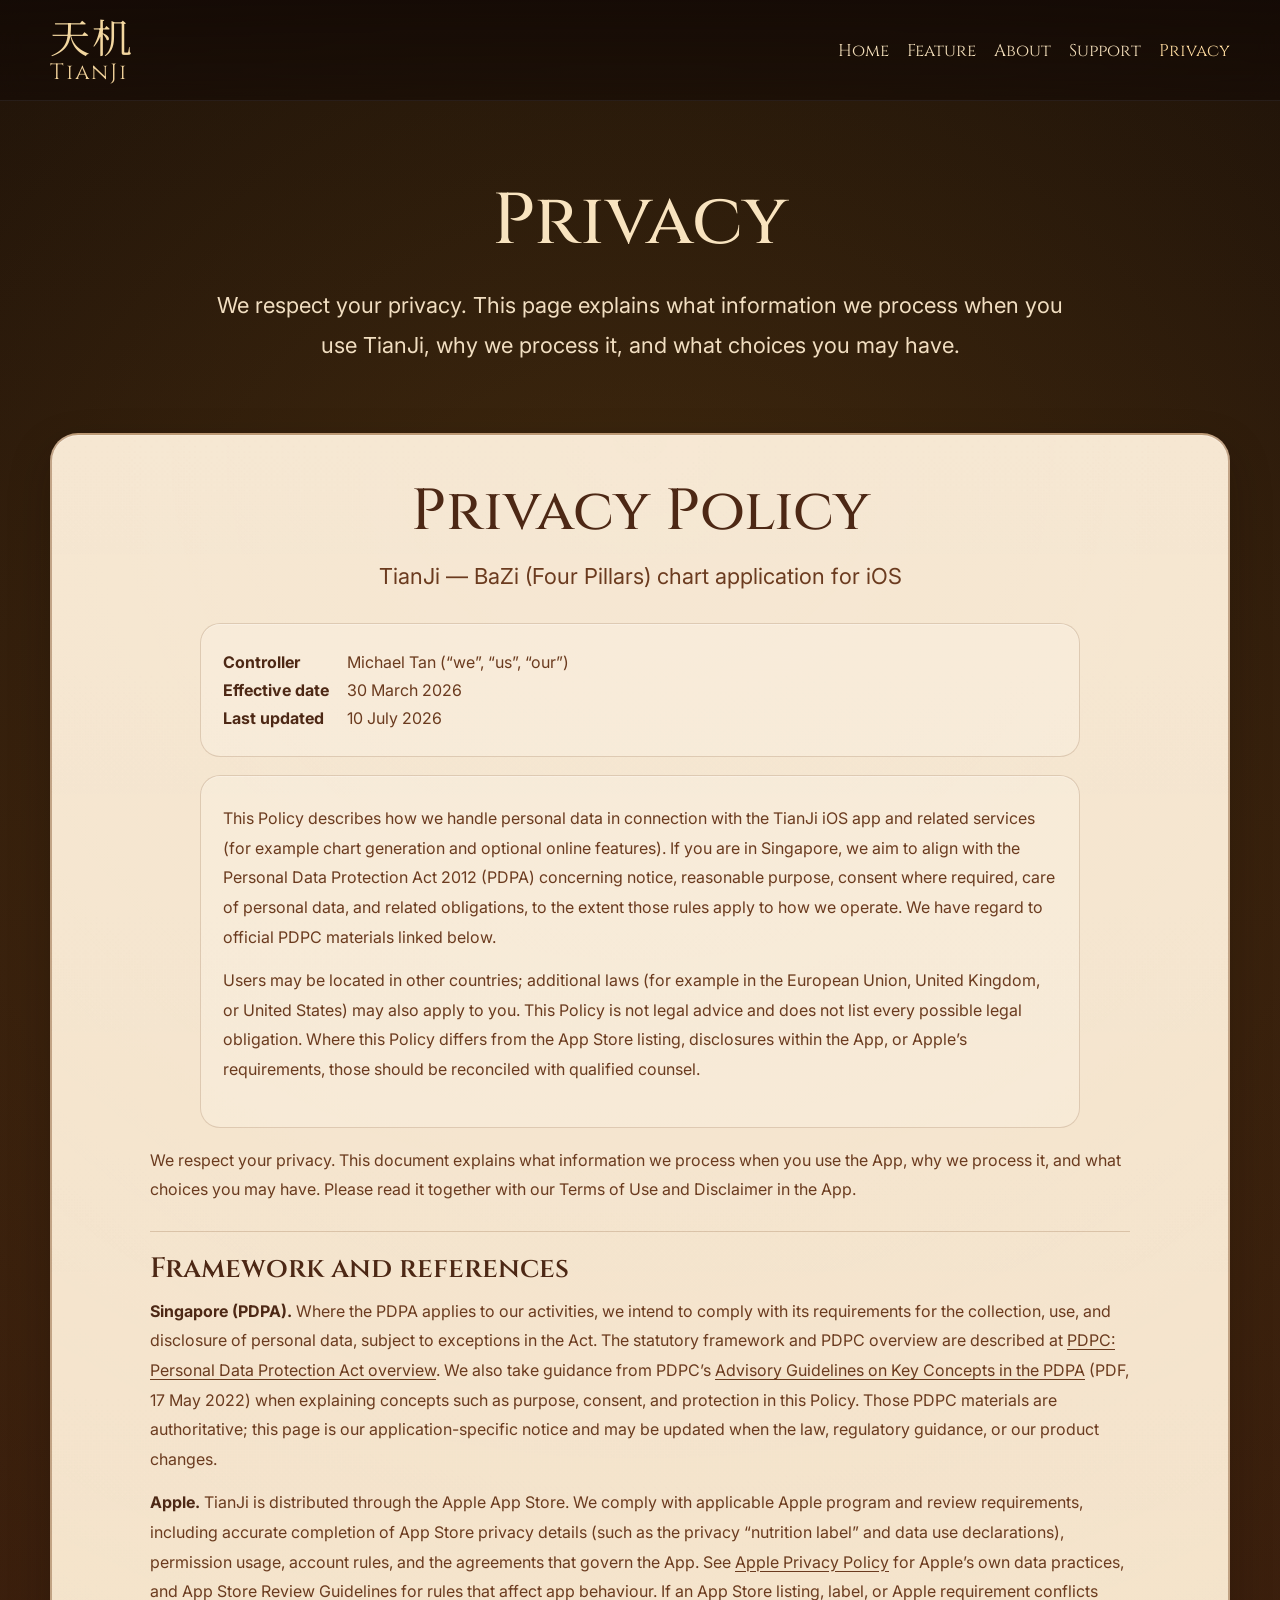
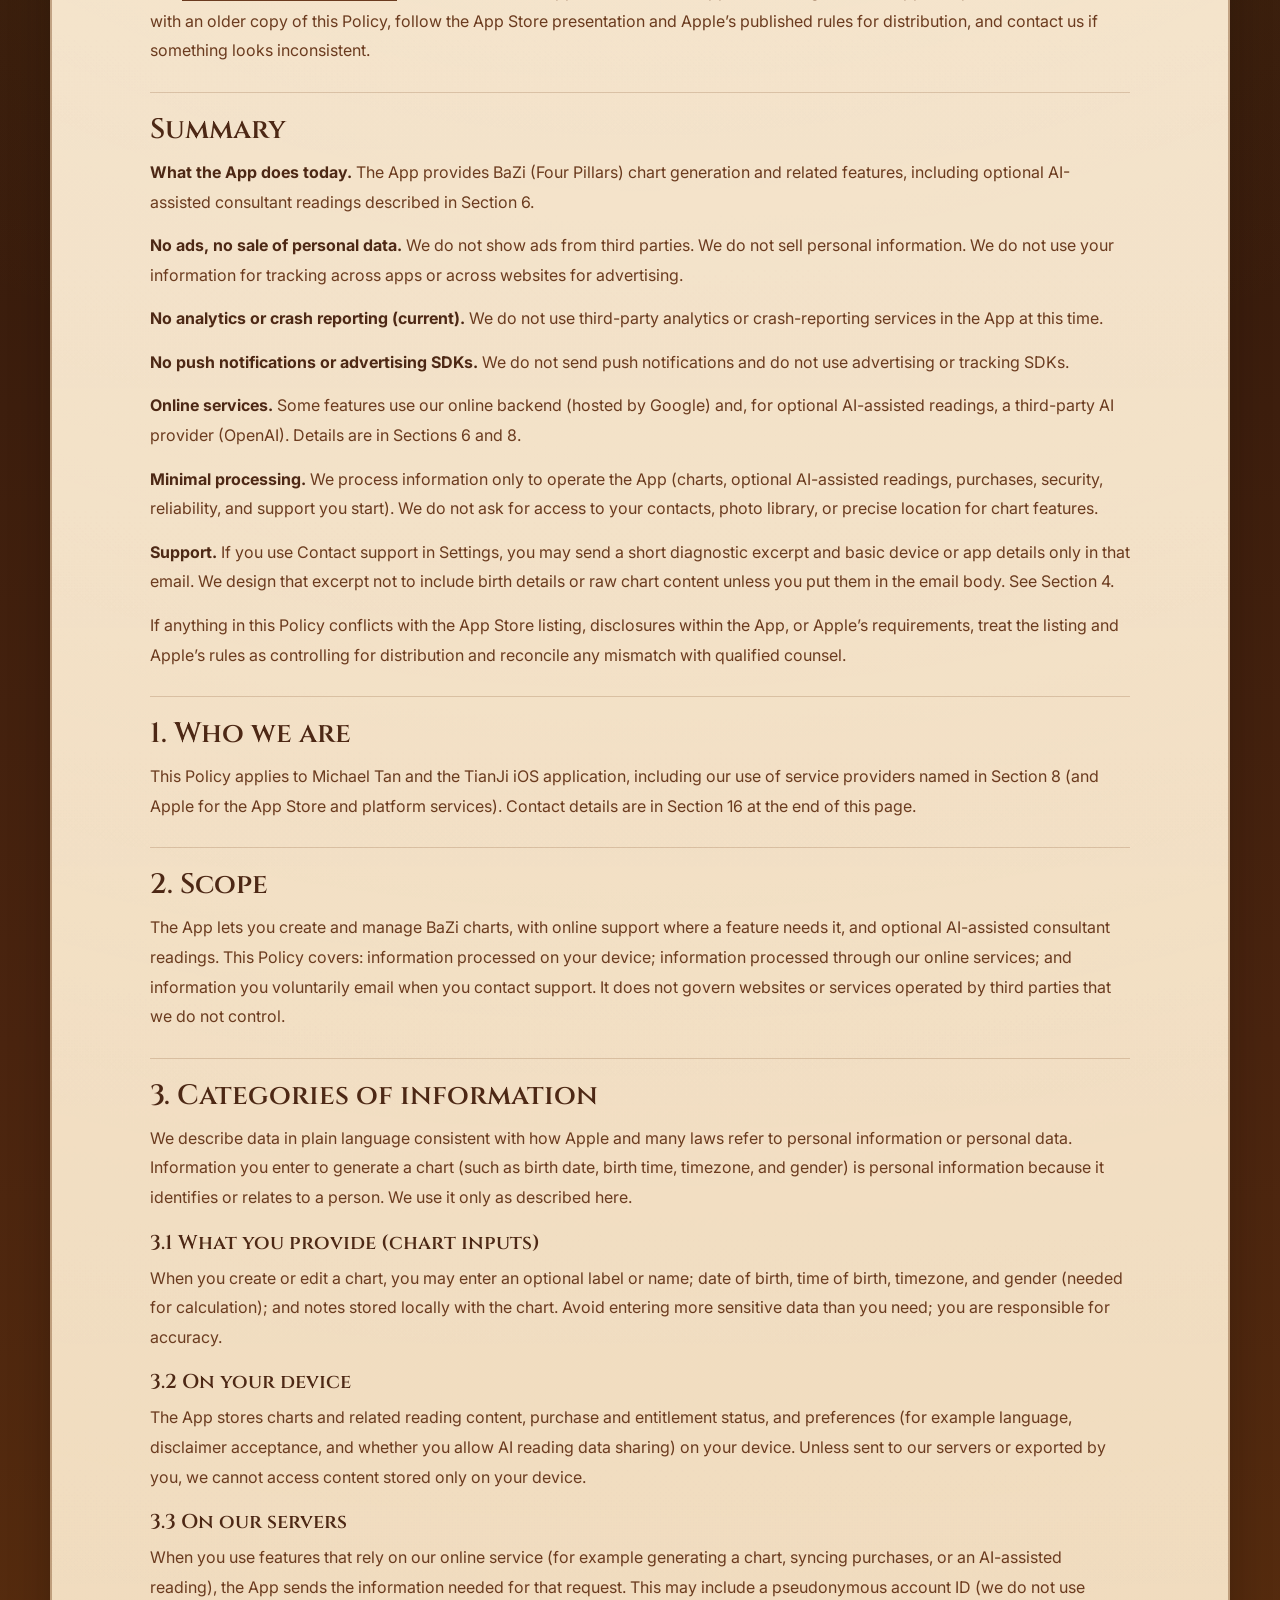
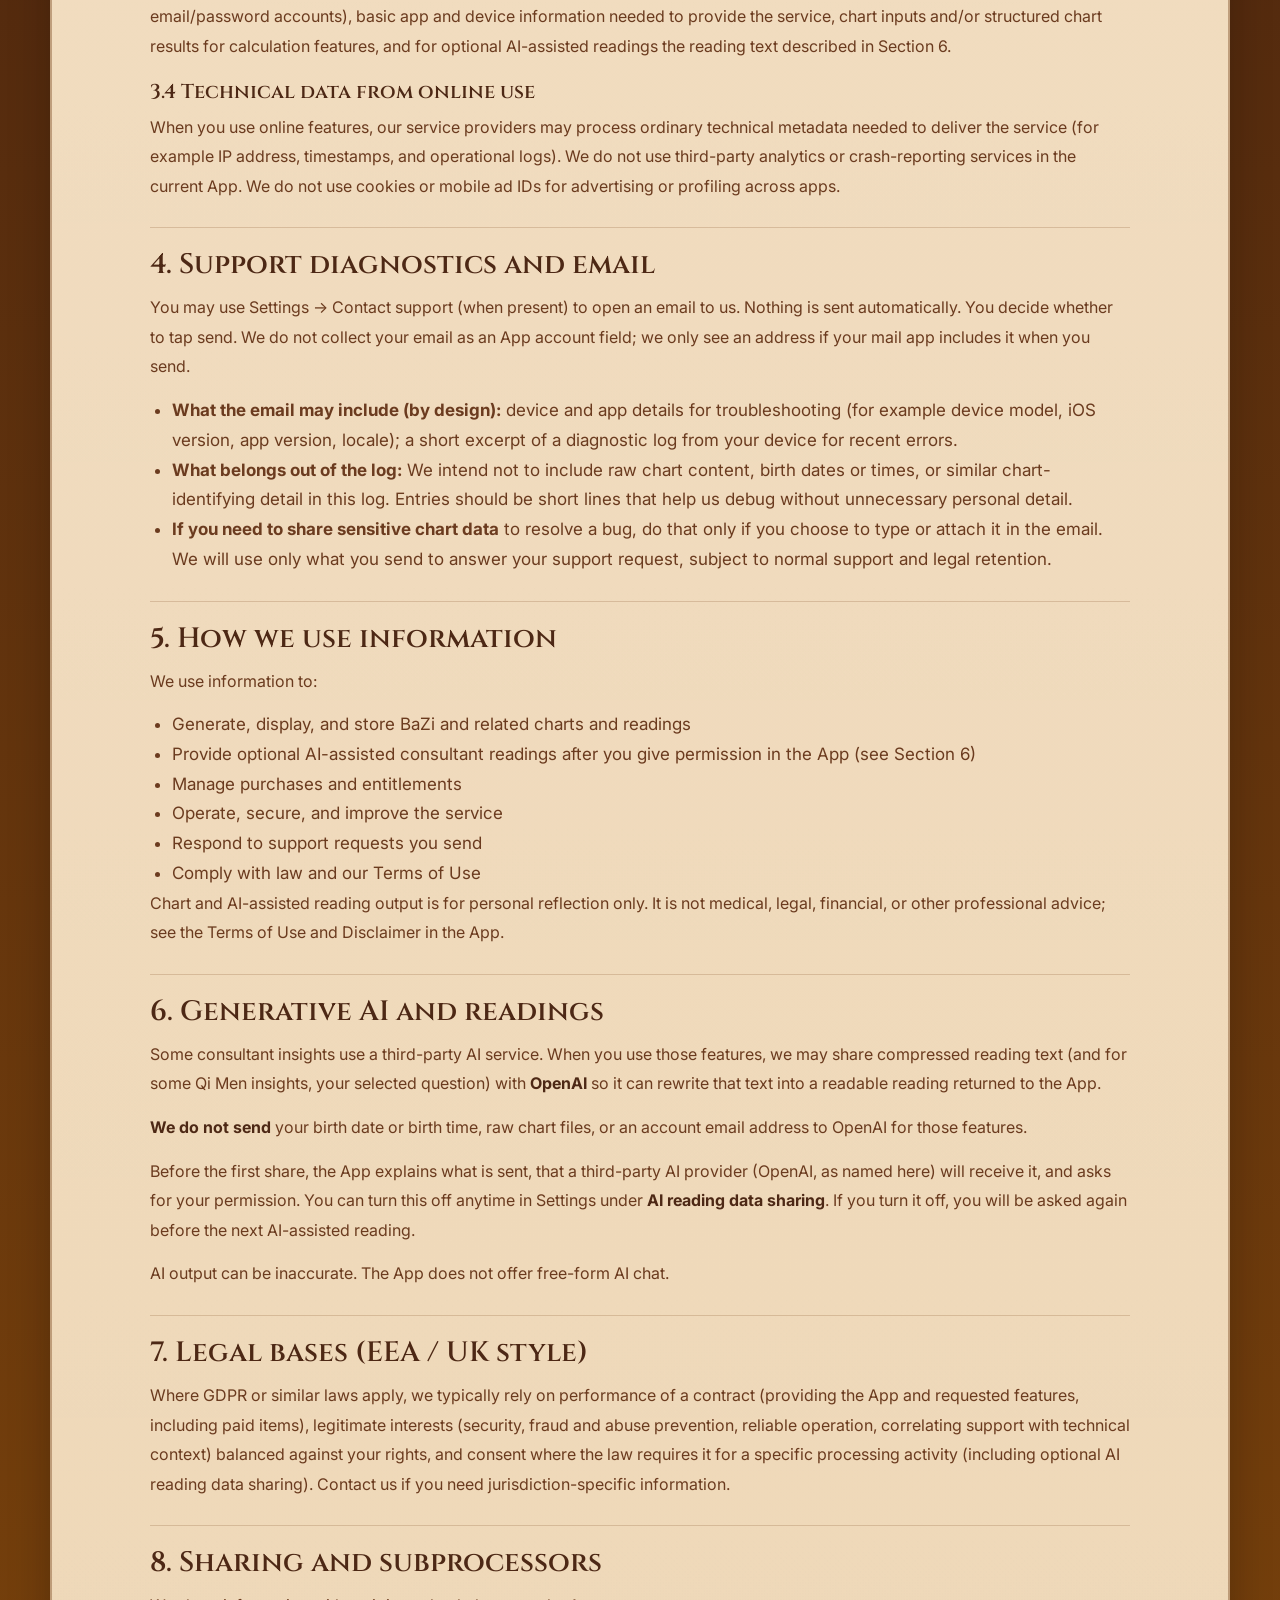
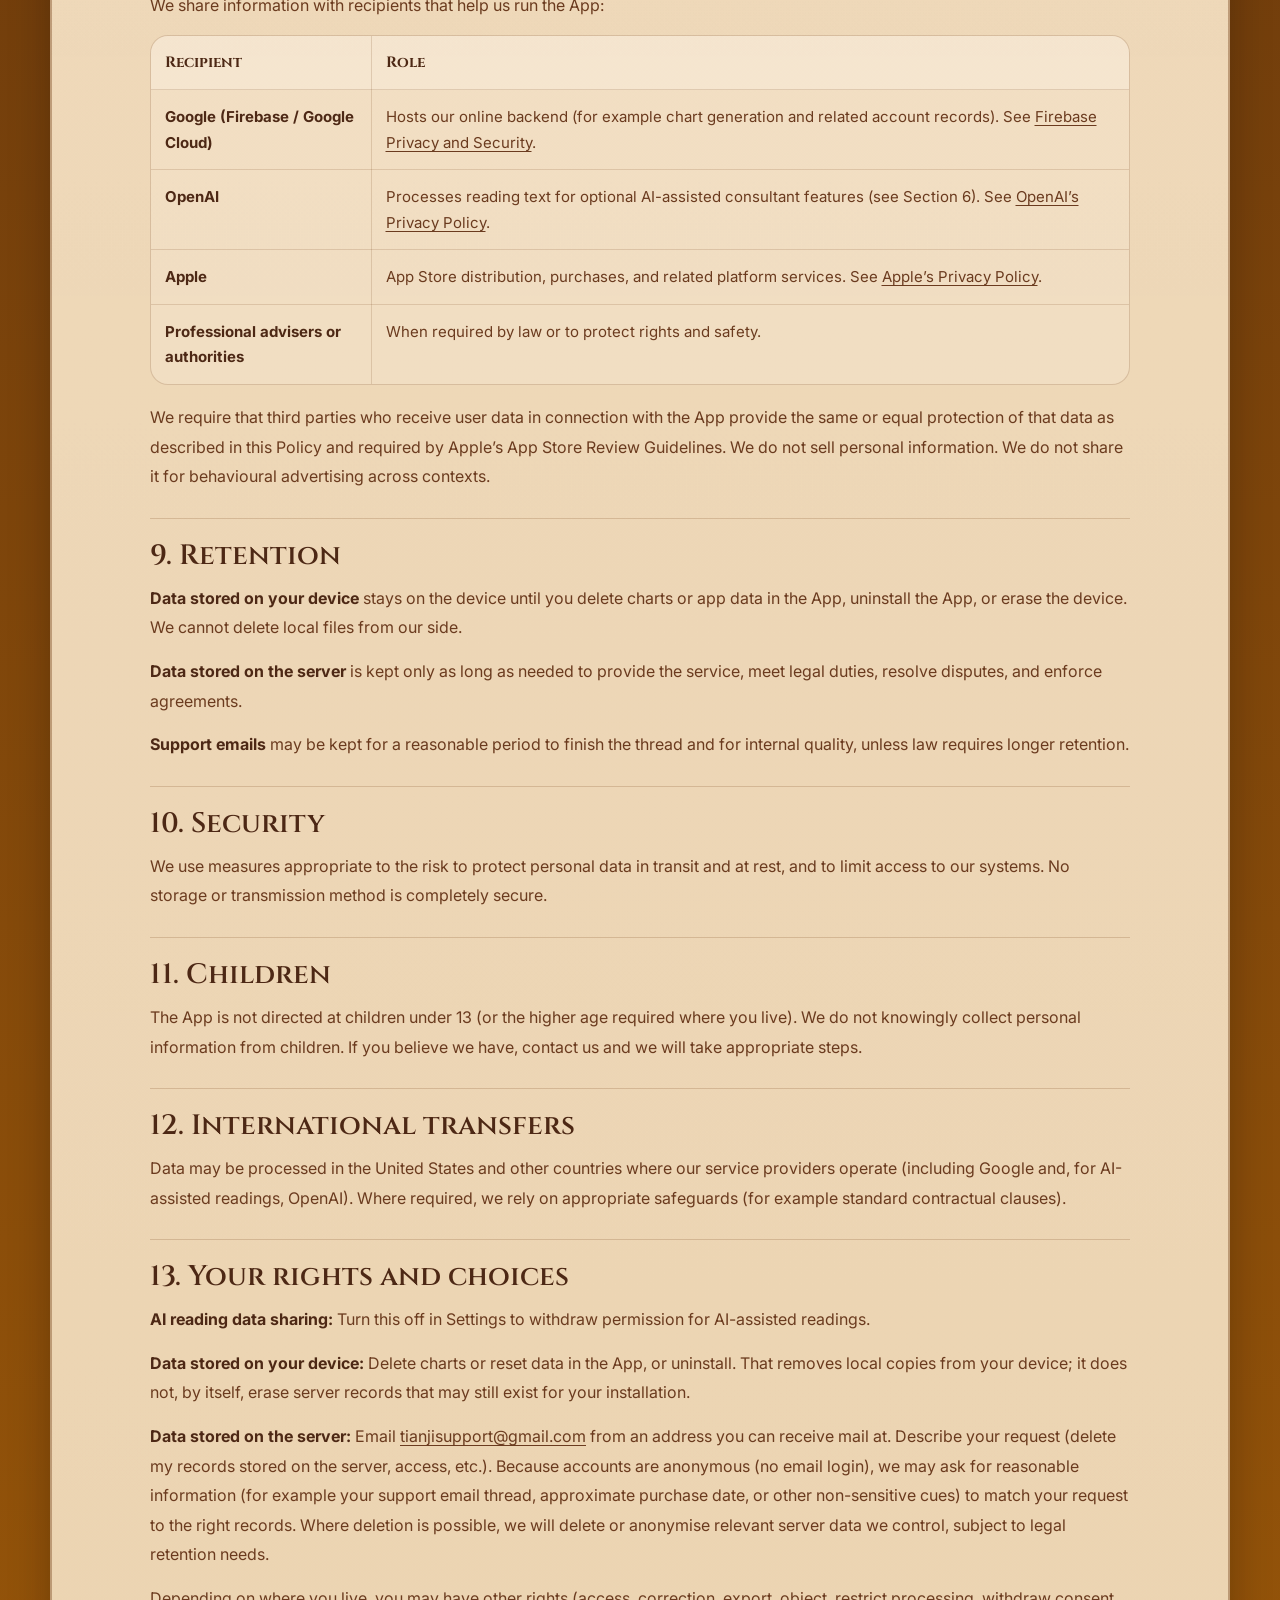
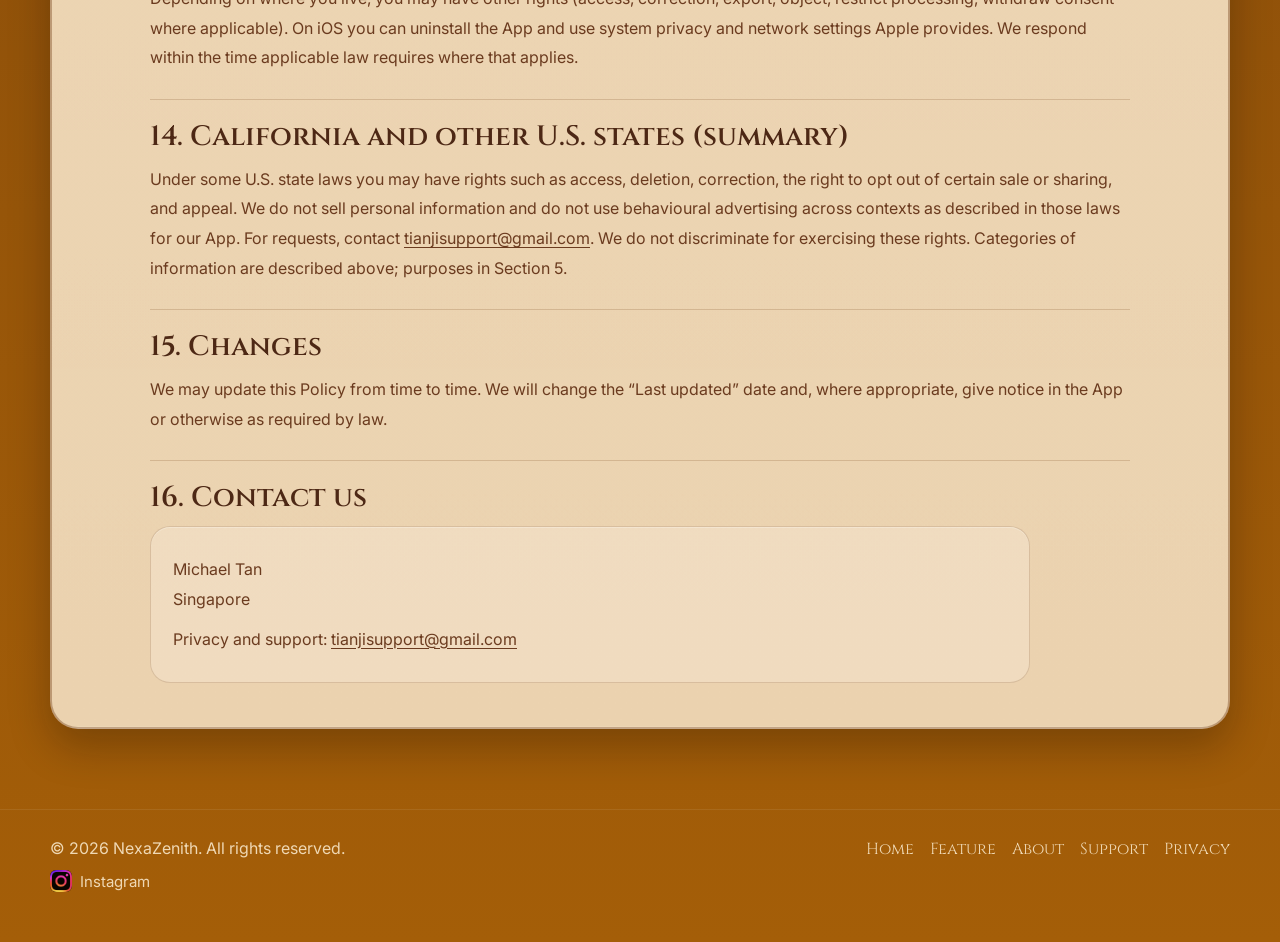
<file: privacy.html>
<!DOCTYPE html>
<html lang="en">
<head>
  <meta charset="UTF-8" />
  <meta name="viewport" content="width=device-width, initial-scale=1.0" />
  <title>Privacy</title>
  <meta name="description" content="Privacy Policy for TianJi (BaZi chart app for iOS)." />
  <link rel="icon" href="assets/app-icon.png" type="image/png" />
  <link rel="apple-touch-icon" href="assets/app-icon.png" />
  <link rel="stylesheet" href="styles.css" />
</head>
<body>
<header class="site-header">
  <div class="container nav">
    <a href="index.html" class="brand"><span class="brand-cn">天机</span><span class="brand-en">TianJi</span></a>
    <nav class="nav-links">
      <a href="index.html">Home</a>
      <a href="feature.html">Feature</a>
      <a href="about.html">About</a>
      <a href="support.html">Support</a>
      <a class="active" href="privacy.html">Privacy</a>
    </nav>
  </div>
</header>

<main>
  <section class="simple-hero">
    <div class="container">
      <h1>Privacy</h1>
      <p>We respect your privacy. This page explains what information we process when you use TianJi, why we process it, and what choices you may have.</p>
    </div>
  </section>

  <section class="section">
    <div class="container paper-card">
      <div class="paper-inner">
        <h2 class="section-title">Privacy Policy</h2>
        <p class="section-copy">TianJi — BaZi (Four Pillars) chart application for iOS</p>

        <div class="policy">
          <div class="policy-meta text-card">
            <dl>
              <dt>Controller</dt>
              <dd>Michael Tan (“we”, “us”, “our”)</dd>
              <dt>Effective date</dt>
              <dd>30 March 2026</dd>
              <dt>Last updated</dt>
              <dd>10 July 2026</dd>
            </dl>
          </div>

          <div class="policy-callout text-card" role="note" aria-label="Important notice">
            <p>This Policy describes how we handle personal data in connection with the TianJi iOS app and related services (for example chart generation and optional online features). If you are in Singapore, we aim to align with the Personal Data Protection Act 2012 (PDPA) concerning notice, reasonable purpose, consent where required, care of personal data, and related obligations, to the extent those rules apply to how we operate. We have regard to official PDPC materials linked below.</p>
            <p>Users may be located in other countries; additional laws (for example in the European Union, United Kingdom, or United States) may also apply to you. This Policy is not legal advice and does not list every possible legal obligation. Where this Policy differs from the App Store listing, disclosures within the App, or Apple’s requirements, those should be reconciled with qualified counsel.</p>
          </div>

          <p>We respect your privacy. This document explains what information we process when you use the App, why we process it, and what choices you may have. Please read it together with our Terms of Use and Disclaimer in the App.</p>

          <h2>Framework and references</h2>
          <p><strong>Singapore (PDPA).</strong> Where the PDPA applies to our activities, we intend to comply with its requirements for the collection, use, and disclosure of personal data, subject to exceptions in the Act. The statutory framework and PDPC overview are described at <a href="https://www.pdpc.gov.sg/overview-of-pdpa/the-legislation/personal-data-protection-act" rel="noopener noreferrer">PDPC: Personal Data Protection Act overview</a>. We also take guidance from PDPC’s <a href="https://www.pdpc.gov.sg/-/media/files/pdpc/pdf-files/advisory-guidelines/ag-on-key-concepts/advisory-guidelines-on-key-concepts-in-the-pdpa-17-may-2022.pdf" rel="noopener noreferrer">Advisory Guidelines on Key Concepts in the PDPA</a> (PDF, 17 May 2022) when explaining concepts such as purpose, consent, and protection in this Policy. Those PDPC materials are authoritative; this page is our application-specific notice and may be updated when the law, regulatory guidance, or our product changes.</p>
          <p><strong>Apple.</strong> TianJi is distributed through the Apple App Store. We comply with applicable Apple program and review requirements, including accurate completion of App Store privacy details (such as the privacy “nutrition label” and data use declarations), permission usage, account rules, and the agreements that govern the App. See <a href="https://www.apple.com/legal/privacy/" rel="noopener noreferrer">Apple Privacy Policy</a> for Apple’s own data practices, and <a href="https://developer.apple.com/app-store/review/guidelines/" rel="noopener noreferrer">App Store Review Guidelines</a> for rules that affect app behaviour. If an App Store listing, label, or Apple requirement conflicts with an older copy of this Policy, follow the App Store presentation and Apple’s published rules for distribution, and contact us if something looks inconsistent.</p>

          <h2>Summary</h2>
          <p><strong>What the App does today.</strong> The App provides BaZi (Four Pillars) chart generation and related features, including optional AI-assisted consultant readings described in Section 6.</p>
          <p><strong>No ads, no sale of personal data.</strong> We do not show ads from third parties. We do not sell personal information. We do not use your information for tracking across apps or across websites for advertising.</p>
          <p><strong>No analytics or crash reporting (current).</strong> We do not use third-party analytics or crash-reporting services in the App at this time.</p>
          <p><strong>No push notifications or advertising SDKs.</strong> We do not send push notifications and do not use advertising or tracking SDKs.</p>
          <p><strong>Online services.</strong> Some features use our online backend (hosted by Google) and, for optional AI-assisted readings, a third-party AI provider (OpenAI). Details are in Sections 6 and 8.</p>
          <p><strong>Minimal processing.</strong> We process information only to operate the App (charts, optional AI-assisted readings, purchases, security, reliability, and support you start). We do not ask for access to your contacts, photo library, or precise location for chart features.</p>
          <p><strong>Support.</strong> If you use Contact support in Settings, you may send a short diagnostic excerpt and basic device or app details only in that email. We design that excerpt not to include birth details or raw chart content unless you put them in the email body. See Section 4.</p>
          <p>If anything in this Policy conflicts with the App Store listing, disclosures within the App, or Apple’s requirements, treat the listing and Apple’s rules as controlling for distribution and reconcile any mismatch with qualified counsel.</p>

          <h2>1. Who we are</h2>
          <p>This Policy applies to Michael Tan and the TianJi iOS application, including our use of service providers named in Section 8 (and Apple for the App Store and platform services). Contact details are in Section 16 at the end of this page.</p>

          <h2>2. Scope</h2>
          <p>The App lets you create and manage BaZi charts, with online support where a feature needs it, and optional AI-assisted consultant readings. This Policy covers: information processed on your device; information processed through our online services; and information you voluntarily email when you contact support. It does not govern websites or services operated by third parties that we do not control.</p>

          <h2>3. Categories of information</h2>
          <p>We describe data in plain language consistent with how Apple and many laws refer to personal information or personal data. Information you enter to generate a chart (such as birth date, birth time, timezone, and gender) is personal information because it identifies or relates to a person. We use it only as described here.</p>

          <h3>3.1 What you provide (chart inputs)</h3>
          <p>When you create or edit a chart, you may enter an optional label or name; date of birth, time of birth, timezone, and gender (needed for calculation); and notes stored locally with the chart. Avoid entering more sensitive data than you need; you are responsible for accuracy.</p>

          <h3>3.2 On your device</h3>
          <p>The App stores charts and related reading content, purchase and entitlement status, and preferences (for example language, disclaimer acceptance, and whether you allow AI reading data sharing) on your device. Unless sent to our servers or exported by you, we cannot access content stored only on your device.</p>

          <h3>3.3 On our servers</h3>
          <p>When you use features that rely on our online service (for example generating a chart, syncing purchases, or an AI-assisted reading), the App sends the information needed for that request. This may include a pseudonymous account ID (we do not use email/password accounts), basic app and device information needed to provide the service, chart inputs and/or structured chart results for calculation features, and for optional AI-assisted readings the reading text described in Section 6.</p>

          <h3>3.4 Technical data from online use</h3>
          <p>When you use online features, our service providers may process ordinary technical metadata needed to deliver the service (for example IP address, timestamps, and operational logs). We do not use third-party analytics or crash-reporting services in the current App. We do not use cookies or mobile ad IDs for advertising or profiling across apps.</p>

          <h2>4. Support diagnostics and email</h2>
          <p>You may use Settings → Contact support (when present) to open an email to us. Nothing is sent automatically. You decide whether to tap send. We do not collect your email as an App account field; we only see an address if your mail app includes it when you send.</p>
          <ul class="list">
            <li><strong>What the email may include (by design):</strong> device and app details for troubleshooting (for example device model, iOS version, app version, locale); a short excerpt of a diagnostic log from your device for recent errors.</li>
            <li><strong>What belongs out of the log:</strong> We intend not to include raw chart content, birth dates or times, or similar chart-identifying detail in this log. Entries should be short lines that help us debug without unnecessary personal detail.</li>
            <li><strong>If you need to share sensitive chart data</strong> to resolve a bug, do that only if you choose to type or attach it in the email. We will use only what you send to answer your support request, subject to normal support and legal retention.</li>
          </ul>

          <h2>5. How we use information</h2>
          <p>We use information to:</p>
          <ul class="list">
            <li>Generate, display, and store BaZi and related charts and readings</li>
            <li>Provide optional AI-assisted consultant readings after you give permission in the App (see Section 6)</li>
            <li>Manage purchases and entitlements</li>
            <li>Operate, secure, and improve the service</li>
            <li>Respond to support requests you send</li>
            <li>Comply with law and our Terms of Use</li>
          </ul>
          <p>Chart and AI-assisted reading output is for personal reflection only. It is not medical, legal, financial, or other professional advice; see the Terms of Use and Disclaimer in the App.</p>

          <h2>6. Generative AI and readings</h2>
          <p>Some consultant insights use a third-party AI service. When you use those features, we may share compressed reading text (and for some Qi Men insights, your selected question) with <strong>OpenAI</strong> so it can rewrite that text into a readable reading returned to the App.</p>
          <p><strong>We do not send</strong> your birth date or birth time, raw chart files, or an account email address to OpenAI for those features.</p>
          <p>Before the first share, the App explains what is sent, that a third-party AI provider (OpenAI, as named here) will receive it, and asks for your permission. You can turn this off anytime in Settings under <strong>AI reading data sharing</strong>. If you turn it off, you will be asked again before the next AI-assisted reading.</p>
          <p>AI output can be inaccurate. The App does not offer free-form AI chat.</p>

          <h2>7. Legal bases (EEA / UK style)</h2>
          <p>Where GDPR or similar laws apply, we typically rely on performance of a contract (providing the App and requested features, including paid items), legitimate interests (security, fraud and abuse prevention, reliable operation, correlating support with technical context) balanced against your rights, and consent where the law requires it for a specific processing activity (including optional AI reading data sharing). Contact us if you need jurisdiction-specific information.</p>

          <h2>8. Sharing and subprocessors</h2>
          <p>We share information with recipients that help us run the App:</p>
          <div class="policy-table">
            <table>
              <colgroup>
                <col style="width: 220px;" />
                <col />
              </colgroup>
              <thead>
                <tr>
                  <th>Recipient</th>
                  <th>Role</th>
                </tr>
              </thead>
              <tbody>
                <tr>
                  <td>Google (Firebase / Google Cloud)</td>
                  <td>Hosts our online backend (for example chart generation and related account records). See <a href="https://firebase.google.com/support/privacy" rel="noopener noreferrer">Firebase Privacy and Security</a>.</td>
                </tr>
                <tr>
                  <td>OpenAI</td>
                  <td>Processes reading text for optional AI-assisted consultant features (see Section 6). See <a href="https://openai.com/policies/privacy-policy/" rel="noopener noreferrer">OpenAI’s Privacy Policy</a>.</td>
                </tr>
                <tr>
                  <td>Apple</td>
                  <td>App Store distribution, purchases, and related platform services. See <a href="https://www.apple.com/legal/privacy/" rel="noopener noreferrer">Apple’s Privacy Policy</a>.</td>
                </tr>
                <tr>
                  <td>Professional advisers or authorities</td>
                  <td>When required by law or to protect rights and safety.</td>
                </tr>
              </tbody>
            </table>
          </div>
          <p>We require that third parties who receive user data in connection with the App provide the same or equal protection of that data as described in this Policy and required by Apple’s App Store Review Guidelines. We do not sell personal information. We do not share it for behavioural advertising across contexts.</p>

          <h2>9. Retention</h2>
          <p><strong>Data stored on your device</strong> stays on the device until you delete charts or app data in the App, uninstall the App, or erase the device. We cannot delete local files from our side.</p>
          <p><strong>Data stored on the server</strong> is kept only as long as needed to provide the service, meet legal duties, resolve disputes, and enforce agreements.</p>
          <p><strong>Support emails</strong> may be kept for a reasonable period to finish the thread and for internal quality, unless law requires longer retention.</p>

          <h2>10. Security</h2>
          <p>We use measures appropriate to the risk to protect personal data in transit and at rest, and to limit access to our systems. No storage or transmission method is completely secure.</p>

          <h2>11. Children</h2>
          <p>The App is not directed at children under 13 (or the higher age required where you live). We do not knowingly collect personal information from children. If you believe we have, contact us and we will take appropriate steps.</p>

          <h2>12. International transfers</h2>
          <p>Data may be processed in the United States and other countries where our service providers operate (including Google and, for AI-assisted readings, OpenAI). Where required, we rely on appropriate safeguards (for example standard contractual clauses).</p>

          <h2>13. Your rights and choices</h2>
          <p><strong>AI reading data sharing:</strong> Turn this off in Settings to withdraw permission for AI-assisted readings.</p>
          <p><strong>Data stored on your device:</strong> Delete charts or reset data in the App, or uninstall. That removes local copies from your device; it does not, by itself, erase server records that may still exist for your installation.</p>
          <p><strong>Data stored on the server:</strong> Email <a href="mailto:tianjisupport@gmail.com">tianjisupport@gmail.com</a> from an address you can receive mail at. Describe your request (delete my records stored on the server, access, etc.). Because accounts are anonymous (no email login), we may ask for reasonable information (for example your support email thread, approximate purchase date, or other non-sensitive cues) to match your request to the right records. Where deletion is possible, we will delete or anonymise relevant server data we control, subject to legal retention needs.</p>
          <p>Depending on where you live, you may have other rights (access, correction, export, object, restrict processing, withdraw consent where applicable). On iOS you can uninstall the App and use system privacy and network settings Apple provides. We respond within the time applicable law requires where that applies.</p>

          <h2>14. California and other U.S. states (summary)</h2>
          <p>Under some U.S. state laws you may have rights such as access, deletion, correction, the right to opt out of certain sale or sharing, and appeal. We do not sell personal information and do not use behavioural advertising across contexts as described in those laws for our App. For requests, contact <a href="mailto:tianjisupport@gmail.com">tianjisupport@gmail.com</a>. We do not discriminate for exercising these rights. Categories of information are described above; purposes in Section 5.</p>

          <h2>15. Changes</h2>
          <p>We may update this Policy from time to time. We will change the “Last updated” date and, where appropriate, give notice in the App or otherwise as required by law.</p>

          <h2>16. Contact us</h2>
          <div class="policy-contact text-card">
            <p style="margin:0 0 10px;">Michael Tan<br />Singapore</p>
            <p style="margin:0;">Privacy and support: <a href="mailto:tianjisupport@gmail.com">tianjisupport@gmail.com</a></p>
          </div>
        </div>
      </div>
    </div>
  </section>
</main>

<footer class="site-footer">
  <div class="container footer-inner">
    <div class="footer-meta">
      <div>© 2026 NexaZenith. All rights reserved.</div>
      <ul class="footer-social" aria-label="Social">
        <li>
          <a href="https://www.instagram.com/tianji_secrets_of_destiny/" target="_blank" rel="noopener noreferrer" aria-label="TianJi on Instagram">
            <img class="footer-social__icon" src="assets/instagram-logo.png" width="22" height="22" alt="" decoding="async" />
            <span class="footer-social__text">Instagram</span>
          </a>
        </li>
      </ul>
    </div>
    <div class="footer-links">
      <a href="index.html">Home</a>
      <a href="feature.html">Feature</a>
      <a href="about.html">About</a>
      <a href="support.html">Support</a>
      <a href="privacy.html">Privacy</a>
    </div>
  </div>
</footer>
</body>
</html>
</file>
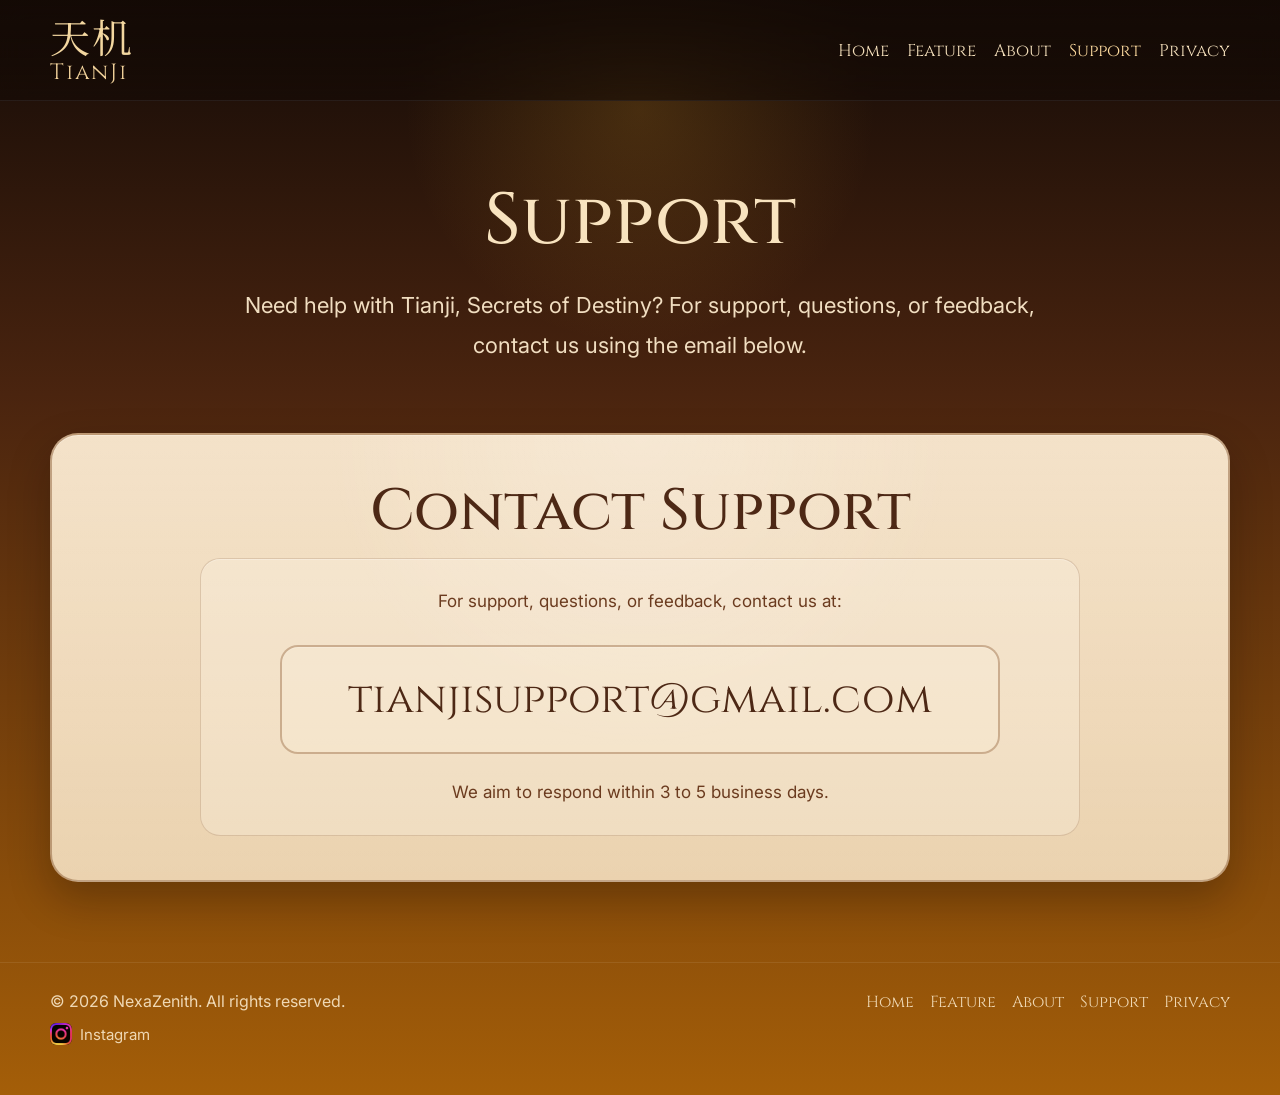
<file: support.html>
<!DOCTYPE html>
<html lang="en">
<head>
  <meta charset="UTF-8" />
  <meta name="viewport" content="width=device-width, initial-scale=1.0" />
  <title>Tianji Support</title>
  <link rel="icon" href="assets/app-icon.png" type="image/png" />
  <link rel="apple-touch-icon" href="assets/app-icon.png" />
  <link rel="stylesheet" href="styles.css" />
</head>
<body>
<header class="site-header">
  <div class="container nav">
    <a href="index.html" class="brand"><span class="brand-cn">天机</span><span class="brand-en">TianJi</span></a>
    <nav class="nav-links">
      <a href="index.html">Home</a>
      <a href="feature.html">Feature</a>
      <a href="about.html">About</a>
      <a class="active" href="support.html">Support</a>
      <a href="privacy.html">Privacy</a>
    </nav>
  </div>
</header>

<main>
  <section class="simple-hero">
    <div class="container">
      <h1>Support</h1>
      <p>Need help with Tianji, Secrets of Destiny? For support, questions, or feedback, contact us using the email below.</p>
    </div>
  </section>

  <section class="section">
    <div class="container paper-card">
      <div class="paper-inner">
        <h2 class="section-title">Contact Support</h2>
        <div class="text-card" style="max-width:880px; margin:0 auto; text-align:center;">
          <p style="margin-bottom:18px;">For support, questions, or feedback, contact us at:</p>
          <a class="email-box" href="mailto:tianjisupport@gmail.com">tianjisupport@gmail.com</a>
          <p>We aim to respond within 3 to 5 business days.</p>
        </div>
      </div>
    </div>
  </section>
</main>

<footer class="site-footer">
  <div class="container footer-inner">
    <div class="footer-meta">
      <div>© 2026 NexaZenith. All rights reserved.</div>
      <ul class="footer-social" aria-label="Social">
        <li>
          <a href="https://www.instagram.com/tianji_secrets_of_destiny/" target="_blank" rel="noopener noreferrer" aria-label="TianJi on Instagram">
            <img class="footer-social__icon" src="assets/instagram-logo.png" width="22" height="22" alt="" decoding="async" />
            <span class="footer-social__text">Instagram</span>
          </a>
        </li>
      </ul>
    </div>
    <div class="footer-links">
      <a href="index.html">Home</a>
      <a href="feature.html">Feature</a>
      <a href="about.html">About</a>
      <a href="support.html">Support</a>
      <a href="privacy.html">Privacy</a>
    </div>
  </div>
</footer>
</body>
</html>
</file>
<file: styles.css>
@import url('https://fonts.googleapis.com/css2?family=Cinzel:wght@400;500;600;700&family=Noto+Serif+SC:wght@500;700&family=Inter:wght@400;500;600;700&family=Playfair+Display:wght@500;600;700&display=swap');

:root{
  --paper:#ead0ab;
  --paper-2:#f2ddbf;
  --ink:#4d2815;
  --ink-soft:#6b3b1f;
  --shadow:rgba(22,10,5,.28);
  --coming-bg:#0a0a0a;
  --coming-gold:#c5a059;
  --coming-gold-bright:#d4af37;
  --coming-muted:#c9c5bf;
}

*{box-sizing:border-box}
html,body{margin:0;min-height:100%}
body{
  font-family:'Inter',system-ui,-apple-system,BlinkMacSystemFont,'Segoe UI',sans-serif;
  color:#f8ead0;
  background:
    radial-gradient(circle at 50% 10%, rgba(214,152,39,.20), transparent 20%),
    linear-gradient(180deg,#140b07 0%, #4a240f 36%, #a45e08 100%);
  overflow-x:hidden;
}
a{color:inherit;text-decoration:none}
.container{width:min(1180px, calc(100% - 32px));margin:0 auto}

.site-header{
  position:sticky;top:0;z-index:50;
  backdrop-filter:blur(12px);
  background:linear-gradient(180deg, rgba(20,10,5,.88), rgba(20,10,5,.60));
  border-bottom:1px solid rgba(255,255,255,.08);
}
.nav{display:flex;align-items:center;justify-content:space-between;padding:16px 0;gap:20px}
.brand{display:flex;flex-direction:column;line-height:1}
.brand-cn{font-family:'Noto Serif SC',serif;font-size:40px;color:#f3d7a0;letter-spacing:.06em}
.brand-en{margin-top:6px;font-family:'Cinzel',serif;font-size:22px;color:#f0d19a;letter-spacing:.08em}
.nav-links{display:flex;flex-wrap:wrap;gap:18px;align-items:center;font-family:'Cinzel',serif;font-size:17px;color:#f4dfbb}
.nav-links .active{color:#ffdca0}

.hero{padding:72px 0 44px}
.hero-grid{display:grid;grid-template-columns:1.05fr .95fr;align-items:center;gap:40px}
.eyebrow{
  display:inline-block;padding:8px 14px;border:1px solid rgba(255,255,255,.18);
  border-radius:999px;background:rgba(255,255,255,.06);font-size:14px;letter-spacing:.08em;
  text-transform:uppercase;color:#f3ddbc
}
.hero h1{
  margin:18px 0 14px;font-family:'Cinzel',serif;font-size:clamp(44px, 7vw, 78px);
  line-height:1.05;font-weight:600;color:#f9e6bf
}
.hero p{margin:0;max-width:650px;font-size:clamp(18px, 2.1vw, 23px);line-height:1.7;color:#f3dfc0}
.hero-actions{display:flex;flex-wrap:wrap;gap:14px;margin-top:28px}
.button{
  display:inline-flex;align-items:center;justify-content:center;min-height:54px;padding:0 26px;border-radius:14px;
  font-weight:600;transition:transform .18s ease, box-shadow .18s ease
}
.button:hover{transform:translateY(-1px)}
.button-primary{color:#4d2815;background:linear-gradient(180deg, #f1d7ad, #e0bb7c);box-shadow:0 12px 30px rgba(25,11,5,.22)}
.button-secondary{border:1px solid rgba(255,255,255,.18);background:rgba(255,255,255,.07);color:#f7e7c8}
.paper-card .button-secondary{
  background:rgba(77,40,21,.08);
  border-color:rgba(122,73,33,.34);
  color:var(--ink);
  box-shadow:inset 0 1px 0 rgba(255,255,255,.22);
}
.paper-card .button-secondary:hover{
  background:rgba(77,40,21,.11);
  border-color:rgba(122,73,33,.44);
}

.hero-visual{position:relative;display:flex;align-items:center;justify-content:center;min-height:640px}
.glow{
  position:absolute;width:82%;aspect-ratio:1/1;border-radius:50%;
  background:radial-gradient(circle, rgba(255,202,103,.35) 0%, rgba(255,202,103,.08) 36%, transparent 66%);
  filter:blur(6px)
}
.phone{
  position:relative;z-index:2;width:min(360px, 72vw);aspect-ratio:9/19.5;border-radius:40px;overflow:hidden;border:10px solid #1b1b1e;
  box-shadow:0 30px 60px rgba(13,7,4,.42);background:#111
}
.phone img{position:absolute;inset:0;display:block;width:100%;height:100%;object-fit:cover;object-position:50% 18%}

.section{padding:44px 0}
.paper-card{
  background:
    linear-gradient(180deg, rgba(255,255,255,.16), rgba(255,255,255,.05)),
    radial-gradient(circle at top, rgba(255,255,255,.20), transparent 42%),
    linear-gradient(180deg, var(--paper-2), var(--paper));
  border:2px solid rgba(122,73,33,.42);border-radius:28px;
  box-shadow:0 18px 40px var(--shadow), inset 0 1px 0 rgba(255,255,255,.28);color:var(--ink)
}
.paper-card-flat{
  border:1px solid rgba(122,73,33,.18);
  box-shadow:0 10px 22px rgba(22,10,5,.18), inset 0 1px 0 rgba(255,255,255,.24);
}
.paper-card-flat .paper-inner{padding:52px 44px}
.paper-inner{padding:44px}
.section-title{
  margin:0 0 12px;text-align:center;font-family:'Cinzel',serif;font-size:clamp(34px, 5vw, 58px);
  font-weight:500;line-height:1.15;color:var(--ink)
}
.section-copy{
  max-width:860px;margin:0 auto;text-align:center;font-size:clamp(18px, 2vw, 22px);
  line-height:1.7;color:var(--ink-soft)
}

.device-strip{
  margin:34px auto 0;
  display:flex;
  align-items:flex-end;
  justify-content:center;
  gap:18px;
  max-width:980px;
  padding:10px 0 6px;
  overflow:visible;
}
.device{
  position:relative;
  width:min(260px, 30vw);
  padding:0;
  background:transparent;
  border:0;
  box-shadow:none;
}
.device img{
  display:block;
  width:100%;
  height:auto;
  border-radius:26px;
  box-shadow:none;
  filter:drop-shadow(0 22px 34px rgba(13,7,4,.26));
}
.device-left{transform:translateY(18px) rotate(-6deg)}
.device-center{transform:translateY(0) rotate(0deg); width:min(300px, 34vw)}
.device-right{transform:translateY(18px) rotate(6deg)}
.feature-grid{margin-top:34px;display:grid;grid-template-columns:repeat(3,1fr);gap:22px}
.feature,.text-card,.shot{
  padding:28px 22px;border-radius:20px;background:rgba(255,250,240,.24);
  border:1px solid rgba(122,73,33,.20);box-shadow:inset 0 1px 0 rgba(255,255,255,.25)
}
.feature h3,.text-card h3{
  margin:0 0 10px;font-family:'Cinzel',serif;font-size:28px;font-weight:500;color:var(--ink)
}
.text-card .list + h3{margin-top:24px}
.feature p,.text-card p,.list{margin:0;color:var(--ink-soft);line-height:1.75;font-size:17px}
.text-card p + p{margin-top:14px}
.screenshot-grid{margin-top:34px;display:grid;grid-template-columns:repeat(3,1fr);gap:18px}
.shot img{display:block;width:100%;height:auto;border-radius:18px;box-shadow:0 14px 28px rgba(31,14,7,.18)}
.shot-label{margin-top:14px;font-family:'Cinzel',serif;font-size:21px;color:var(--ink)}

.mini-feature-grid{margin-top:30px;display:grid;grid-template-columns:repeat(3,1fr);gap:18px}
.mini-feature{
  padding:22px 20px;
  border-radius:20px;
  background:rgba(255,250,240,.24);
  border:1px solid rgba(122,73,33,.20);
  box-shadow:inset 0 1px 0 rgba(255,255,255,.25);
  text-align:center;
}
.mini-feature-icon{
  display:block;
  width:min(210px, 60%);
  height:auto;
  margin:2px auto 14px;
  filter:drop-shadow(0 10px 16px rgba(31,14,7,.18));
}
.mini-feature h3{
  margin:0 0 10px;
  font-family:'Cinzel',serif;
  font-size:22px;
  font-weight:600;
  color:var(--ink);
}
.mini-feature p{
  margin:0;
  color:var(--ink-soft);
  line-height:1.65;
  font-size:16px;
}
.two-col{display:grid;grid-template-columns:1fr 1fr;gap:28px;margin-top:30px}
.cta-band{
  margin-top:28px;text-align:center;padding:34px 28px;border-radius:24px;background:rgba(255,247,232,.18);
  border:1px solid rgba(255,255,255,.12)
}
.cta-band h2{
  margin:0 0 12px;font-family:'Cinzel',serif;font-size:clamp(30px,4vw,48px);font-weight:500
}
.cta-band p{margin:0 auto;max-width:780px;line-height:1.8;color:#f2e0c2;font-size:18px}

/* Coming soon: Past Life Insight banner (dark / gold) */
.section-coming-soon-wrap{padding:28px 0 52px}
.coming-soon-banner{
  position:relative;
  display:flex;
  align-items:center;
  gap:28px 40px;
  padding:28px 32px 28px 28px;
  border-radius:18px;
  background:
    radial-gradient(ellipse 80% 120% at 12% 50%, rgba(197,160,89,.12), transparent 55%),
    linear-gradient(165deg, #12100e 0%, var(--coming-bg) 45%, #0d0c0a 100%);
  border:1px solid rgba(197,160,89,.42);
  box-shadow:
    0 24px 48px rgba(0,0,0,.35),
    inset 0 1px 0 rgba(255,255,255,.05);
  overflow:hidden;
}
.coming-soon-banner__art{
  position:relative;
  flex:0 0 auto;
  width:min(140px, 26vw);
  min-height:140px;
  display:flex;
  align-items:center;
  justify-content:center;
}
.coming-soon-mandala{
  position:absolute;
  inset:-10% -20%;
  border-radius:50%;
  background:
    repeating-conic-gradient(from 0deg, transparent 0deg 8deg, rgba(197,160,89,.06) 8deg 9deg),
    radial-gradient(circle, rgba(197,160,89,.14) 0%, transparent 62%);
  opacity:.85;
  pointer-events:none;
}
.coming-soon-art-img{
  position:relative;
  z-index:1;
  display:block;
  width:100%;
  max-width:min(140px, 26vw);
  height:auto;
  object-fit:contain;
  filter:drop-shadow(0 8px 20px rgba(0,0,0,.45));
}
.coming-soon-banner__art--duo{
  width:min(200px, 38vw);
  min-height:120px;
  gap:4px;
  flex-wrap:nowrap;
}
.coming-soon-art-img--duo{
  width:min(88px, 18vw);
  max-width:none;
}
.coming-soon-banner__art--trio{
  width:min(280px, 50vw);
  min-height:120px;
  gap:2px;
  flex-wrap:nowrap;
}
.coming-soon-art-img--trio{
  width:min(78px, 15vw);
  max-width:none;
}
.coming-soon-banner__main{flex:1;min-width:0}
.coming-soon-badge{
  display:inline-block;
  margin-bottom:4px;
  padding:6px 14px;
  border:1px solid rgba(255,248,220,.75);
  border-radius:999px;
  font-size:11px;
  font-weight:700;
  letter-spacing:.14em;
  text-transform:uppercase;
  color:#120d06;
  background:
    linear-gradient(120deg, rgba(255,255,255,.35) 0%, transparent 40%),
    linear-gradient(180deg,#fff0b0 0%,#f0d878 38%,#e8c56a 62%,#c5a059 100%);
  box-shadow:
    0 0 0 1px rgba(212,175,55,.35),
    0 0 22px rgba(212,175,55,.4),
    0 6px 18px rgba(0,0,0,.28);
}

/* Launched celebration badge (feature hero) */
.launched-badge{
  position:relative;
  display:inline-flex;
  align-items:center;
  justify-content:center;
  margin-bottom:4px;
  min-width:148px;
  min-height:44px;
}
.launched-badge__halo{
  position:absolute;
  inset:-14px -28px;
  border-radius:999px;
  background:radial-gradient(ellipse 70% 100% at 50% 50%, rgba(212,175,55,.32), transparent 68%);
  animation:launched-halo-pulse 2.8s ease-in-out infinite;
}
.launched-badge__rays{
  position:absolute;
  inset:-6px -36px;
  display:flex;
  align-items:center;
  justify-content:center;
  pointer-events:none;
  opacity:.85;
  animation:launched-rays-spin 12s linear infinite;
}
.launched-badge__rays svg{width:100%;max-width:200px;height:auto}
.launched-badge__core{
  position:relative;
  z-index:1;
  display:inline-flex;
  align-items:center;
  gap:10px;
  padding:9px 20px 10px;
  border-radius:999px;
  border:1px solid rgba(255,230,160,.55);
  background:
    linear-gradient(120deg, rgba(255,255,255,.22) 0%, transparent 42%, rgba(255,255,255,.12) 100%),
    linear-gradient(180deg, #8b6914 0%, #c5a059 38%, #e8c56a 72%, #a67c3d 100%);
  box-shadow:
    0 0 0 1px rgba(0,0,0,.35) inset,
    0 8px 28px rgba(212,175,55,.35),
    0 0 24px rgba(212,175,55,.25);
  overflow:hidden;
}
.launched-badge__core::after{
  content:"";
  position:absolute;
  inset:0;
  background:linear-gradient(105deg, transparent 30%, rgba(255,255,255,.35) 48%, transparent 66%);
  transform:translateX(-120%);
  animation:launched-shimmer 3.2s ease-in-out infinite;
}
.launched-badge__label{
  position:relative;
  z-index:1;
  font-family:'Cinzel','Playfair Display',Georgia,serif;
  font-size:13px;
  font-weight:700;
  letter-spacing:.2em;
  text-transform:uppercase;
  color:#1a1208;
  text-shadow:0 1px 0 rgba(255,248,220,.45);
}
.launched-badge__spark{
  position:relative;
  z-index:1;
  font-size:14px;
  line-height:1;
  color:#fff8e0;
  text-shadow:0 0 10px rgba(255,220,140,.9);
  animation:launched-sparkle 1.6s ease-in-out infinite;
}
.launched-badge__spark--right{animation-delay:.8s}
@keyframes launched-halo-pulse{
  0%,100%{opacity:.75;transform:scale(1)}
  50%{opacity:1;transform:scale(1.06)}
}
@keyframes launched-rays-spin{
  from{transform:rotate(0deg)}
  to{transform:rotate(360deg)}
}
@keyframes launched-shimmer{
  0%,100%{transform:translateX(-120%)}
  45%,55%{transform:translateX(120%)}
}
@keyframes launched-sparkle{
  0%,100%{opacity:.65;transform:scale(.92)}
  50%{opacity:1;transform:scale(1.12)}
}
@media (prefers-reduced-motion:reduce){
  .launched-badge__halo,
  .launched-badge__rays,
  .launched-badge__core::after,
  .launched-badge__spark{animation:none}
  .launched-badge__halo{opacity:.9}
}
.coming-soon-title{
  margin:14px 0 10px;
  font-family:'Playfair Display','Cinzel',Georgia,serif;
  font-size:clamp(26px, 4vw, 38px);
  font-weight:600;
  line-height:1.15;
  color:var(--coming-gold-bright);
  letter-spacing:.02em;
}
.coming-soon-lede{
  margin:0;
  max-width:520px;
  font-size:clamp(15px, 1.8vw, 17px);
  line-height:1.65;
  color:var(--coming-muted);
}
.coming-soon-rule{
  height:1px;
  margin:18px 0 16px;
  max-width:420px;
  background:linear-gradient(90deg, rgba(197,160,89,.55), rgba(197,160,89,.08));
}
.coming-soon-features{
  display:flex;
  flex-wrap:wrap;
  align-items:center;
  gap:14px 28px;
  margin:0;
  padding:0;
  list-style:none;
}
.coming-soon-features li{
  display:inline-flex;
  align-items:center;
  gap:8px;
  font-size:13px;
  font-weight:500;
  letter-spacing:.02em;
  color:var(--coming-gold);
}
.coming-soon-features__icon{
  display:flex;
  align-items:center;
  justify-content:center;
  color:var(--coming-gold-bright);
  opacity:.95;
}
.coming-soon-banner__cta{
  flex:0 0 auto;
  align-self:center;
}
.coming-soon-btn{
  display:inline-flex;
  align-items:center;
  gap:6px;
  padding:14px 22px;
  border-radius:12px;
  border:1px solid rgba(197,160,89,.55);
  background:rgba(0,0,0,.2);
  font-family:'Playfair Display','Cinzel',Georgia,serif;
  font-size:15px;
  font-weight:600;
  color:var(--coming-gold-bright);
  transition:background .2s ease, border-color .2s ease, transform .18s ease;
  white-space:nowrap;
}
.coming-soon-btn:hover{
  background:rgba(197,160,89,.10);
  border-color:rgba(212,175,55,.75);
  transform:translateY(-1px);
}
.coming-soon-btn__chev{
  font-size:1.15em;
  line-height:1;
  opacity:.9;
}

/* Upcoming features (Home + shared) */
.section-upcoming-wrap{padding:8px 0 52px}
.section-launched-features-wrap{padding:8px 0 52px}
.upcoming-features-heading{
  margin:0 0 8px;
  text-align:center;
  font-family:'Cinzel',serif;
  font-size:clamp(30px,4vw,42px);
  font-weight:500;
  line-height:1.15;
  color:#f8ead0;
}
.upcoming-features-lede{
  margin:0 auto 28px;
  max-width:560px;
  text-align:center;
  font-size:clamp(16px,1.85vw,18px);
  line-height:1.65;
  color:#f2e0c2;
}
.upcoming-features-grid{
  display:grid;
  grid-template-columns:repeat(2,minmax(0,1fr));
  gap:18px;
  max-width:880px;
  margin:0 auto;
}
.upcoming-features-grid--four{
  max-width:1080px;
}
.upcoming-feature-card{
  display:flex;
  flex-direction:column;
  align-items:center;
  text-align:center;
  padding:28px 22px 26px;
  border-radius:18px;
  background:
    radial-gradient(ellipse 80% 120% at 50% 0%, rgba(197,160,89,.1), transparent 55%),
    linear-gradient(165deg, #12100e 0%, var(--coming-bg) 45%, #0d0c0a 100%);
  border:1px solid rgba(197,160,89,.42);
  box-shadow:0 18px 40px rgba(0,0,0,.28), inset 0 1px 0 rgba(255,255,255,.05);
}
a.upcoming-feature-card--link{
  text-decoration:none;
  color:inherit;
  transition:border-color .18s ease, box-shadow .18s ease, transform .18s ease;
}
a.upcoming-feature-card--link:hover{
  border-color:rgba(212,175,55,.62);
  box-shadow:0 22px 44px rgba(0,0,0,.34), inset 0 1px 0 rgba(255,255,255,.06);
  transform:translateY(-2px);
}
.upcoming-feature-card__logo{
  display:block;
  width:min(100px, 36vw);
  height:auto;
  max-height:160px;
  margin:0 auto 16px;
  object-fit:contain;
  filter:drop-shadow(0 12px 24px rgba(0,0,0,.4));
}
.upcoming-feature-card__badge{
  display:inline-block;
  margin-bottom:12px;
  padding:5px 12px;
  border:1px solid rgba(197,160,89,.55);
  border-radius:999px;
  font-size:10px;
  font-weight:700;
  letter-spacing:.14em;
  text-transform:uppercase;
  color:var(--coming-gold-bright);
}
.upcoming-feature-card__badge--live{
  color:#e8f4e6;
  border-color:rgba(120,180,130,.55);
  background:rgba(40,80,48,.35);
}
.upcoming-feature-card__title{
  margin:0 0 10px;
  font-family:'Playfair Display','Cinzel',Georgia,serif;
  font-size:clamp(22px,3vw,28px);
  font-weight:600;
  line-height:1.15;
  color:var(--coming-gold-bright);
}
.upcoming-feature-card__desc{
  margin:0;
  font-size:15px;
  line-height:1.6;
  color:var(--coming-muted);
}
.upcoming-feature-card__link{
  margin-top:14px;
  font-size:14px;
  font-weight:600;
  color:#d4af37;
}
.upcoming-feature-card__logo--chart{
  width:min(88px, 32vw);
  max-height:140px;
}
.upcoming-features-cta{
  margin-top:26px;
  text-align:center;
}

.site-footer{margin-top:36px;padding:28px 0 46px;border-top:1px solid rgba(255,255,255,.08);color:#efd8b4}
.footer-inner{display:flex;justify-content:space-between;align-items:flex-start;gap:20px;flex-wrap:wrap}
.footer-meta{display:flex;flex-direction:column;gap:12px;min-width:min(100%,220px)}
.footer-social{
  display:flex;flex-wrap:wrap;gap:12px 18px;
  margin:0;padding:0;list-style:none;
}
.footer-social a{
  display:inline-flex;align-items:center;gap:8px;
  color:#efd8b4;font-size:15px;font-family:'Inter',system-ui,sans-serif;
  text-decoration:none;border-radius:8px;
  transition:color .18s ease, opacity .18s ease;
}
.footer-social a:hover{color:#fff8e8}
.footer-social a:focus-visible{
  outline:2px solid rgba(255,220,180,.65);
  outline-offset:3px;
}
.footer-social__icon{
  flex-shrink:0;
  display:block;
  width:22px;
  height:22px;
  object-fit:contain;
  border-radius:6px;
  opacity:.95;
}
.footer-social a:hover .footer-social__icon{opacity:1}
.footer-links{display:flex;gap:16px;flex-wrap:wrap;font-family:'Cinzel',serif}
.simple-hero{padding:72px 0 24px;text-align:center}
.simple-hero h1{
  margin:0;font-family:'Cinzel',serif;font-size:clamp(40px, 6vw, 72px);color:#f8e3bf;font-weight:500
}
.simple-hero p{max-width:860px;margin:16px auto 0;color:#f1dec1;line-height:1.8;font-size:clamp(18px, 2vw, 22px)}
.list{padding-left:22px}
.inline-note{margin-top:18px;color:var(--ink-soft);font-size:15px}
.email-box{
  display:block;max-width:720px;margin:28px auto 24px;padding:24px 28px;text-align:center;text-decoration:none;color:var(--ink);
  font-family:'Cinzel',serif;font-size:clamp(18px, 4.2vw, 42px);background:rgba(255,245,225,.22);
  border:2px solid rgba(140,91,48,.40);border-radius:18px;box-shadow:inset 0 1px 0 rgba(255,255,255,.18);
  white-space:nowrap;overflow:hidden;text-overflow:ellipsis
}

.news-grid{margin-top:30px;display:grid;grid-template-columns:repeat(3,1fr);gap:18px}
.news-card{
  padding:22px;border-radius:20px;background:rgba(255,250,240,.24);
  border:1px solid rgba(122,73,33,.20);box-shadow:inset 0 1px 0 rgba(255,255,255,.25)
}
.news-card h3{margin:0 0 8px;font-family:'Cinzel',serif;font-size:22px;font-weight:600;color:var(--ink)}
.news-card .meta{font-size:13px;letter-spacing:.08em;text-transform:uppercase;color:rgba(77,40,21,.70)}
.news-card p{margin:10px 0 0;color:var(--ink-soft);line-height:1.7;font-size:16px}

.policy{
  margin:28px auto 0;
  max-width:980px;
  color:var(--ink);
}
.policy p{
  margin:0 0 14px;
  color:var(--ink-soft);
  line-height:1.85;
  font-size:16px;
}
.policy p strong{color:var(--ink)}
.policy a{text-decoration:underline;text-underline-offset:3px}
.policy code{
  font-family:ui-monospace, SFMono-Regular, Menlo, Monaco, Consolas, "Liberation Mono", "Courier New", monospace;
  font-size:.92em;
  padding:.14em .42em;
  border-radius:8px;
  border:1px solid rgba(122,73,33,.22);
  background:rgba(255,250,240,.32);
  color:var(--ink);
}
.policy h2{
  margin:26px 0 10px;
  padding-top:18px;
  border-top:1px solid rgba(122,73,33,.22);
  font-family:'Cinzel',serif;
  font-size:28px;
  font-weight:600;
  color:var(--ink);
}
.policy h3{
  margin:16px 0 8px;
  font-family:'Cinzel',serif;
  font-size:20px;
  font-weight:600;
  color:var(--ink);
}
.policy .policy-meta{
  margin:0 auto 18px;
  max-width:880px;
}
.policy .policy-meta dl{
  margin:0;
  display:grid;
  grid-template-columns:auto 1fr;
  gap:8px 18px;
  align-items:start;
}
.policy .policy-meta dt{margin:0;font-weight:700;color:var(--ink);min-width:0}
.policy .policy-meta dd{
  margin:0;
  color:var(--ink-soft);
  min-width:0;
  overflow-wrap:anywhere;
  word-break:break-word;
}
.policy .policy-meta dd code{
  white-space:normal;
  overflow-wrap:anywhere;
  word-break:break-word;
}
.policy .policy-callout{
  margin:0 auto 18px;
  max-width:880px;
}
.policy .policy-callout p{color:var(--ink-soft)}
.policy .policy-table{
  margin:14px 0 18px;
  overflow-x:auto;
  border-radius:18px;
  border:1px solid rgba(122,73,33,.22);
  background:rgba(255,250,240,.18);
}
.policy table{
  width:100%;
  border-collapse:collapse;
  min-width:620px;
  table-layout:fixed;
}
.policy th,.policy td{
  padding:14px 14px;
  text-align:left;
  vertical-align:top;
  border-bottom:1px solid rgba(122,73,33,.18);
  color:var(--ink-soft);
  font-size:15px;
  line-height:1.7;
}
.policy td:first-child{
  color:var(--ink);
  font-weight:700;
}
.policy th:first-child,.policy td:first-child{
  border-right:1px solid rgba(122,73,33,.18);
}
.policy th{
  background:rgba(255,250,240,.24);
  color:var(--ink);
  font-family:'Cinzel',serif;
  font-weight:700;
}
.policy tr:last-child td{border-bottom:none}
.policy .policy-contact{
  margin-top:10px;
  max-width:880px;
}

/* —— Past Life / Feature page —— */
body.page-feature{
  color:#e6dcc8;
  background:
    radial-gradient(ellipse 100% 80% at 50% 0%, rgba(197,160,89,.12), transparent 52%),
    radial-gradient(circle at 90% 30%, rgba(120,70,40,.12), transparent 42%),
    linear-gradient(180deg,#070504 0%,#0c0906 45%,#120d08 100%);
}
body.page-feature .site-header{
  background:linear-gradient(180deg, rgba(6,4,3,.94), rgba(6,4,3,.72));
  border-bottom-color:rgba(197,160,89,.12);
}
.feature-cosmos{
  position:fixed;
  inset:0;
  z-index:0;
  pointer-events:none;
  background-image:
    radial-gradient(1.5px 1.5px at 8% 12%, rgba(255,248,230,.35), transparent),
    radial-gradient(1.5px 1.5px at 22% 38%, rgba(255,255,255,.12), transparent),
    radial-gradient(1.5px 1.5px at 78% 18%, rgba(255,230,190,.22), transparent),
    radial-gradient(1.5px 1.5px at 88% 62%, rgba(255,255,255,.10), transparent),
    radial-gradient(1.5px 1.5px at 35% 88%, rgba(255,245,220,.18), transparent),
    radial-gradient(1.5px 1.5px at 62% 74%, rgba(255,255,255,.08), transparent);
  background-size:100% 100%;
  opacity:.85;
}
.feature-main{position:relative;z-index:1}

/* Features hub */
.features-hub-hero{padding:48px 0 20px;text-align:center}
.features-hub-hero__inner{max-width:640px;margin:0 auto}
.features-hub-eyebrow{
  margin:0 0 10px;
  font-size:12px;
  font-weight:600;
  letter-spacing:.18em;
  text-transform:uppercase;
  color:#c5a059;
}
.features-hub-title{
  margin:0 0 14px;
  font-family:'Playfair Display','Cinzel',Georgia,serif;
  font-size:clamp(34px,5vw,48px);
  font-weight:600;
  line-height:1.1;
  color:#d4af37;
  letter-spacing:.02em;
}
.features-hub-lede{
  margin:0;
  font-size:clamp(16px,1.85vw,18px);
  line-height:1.75;
  color:#c9c5bf;
}

.features-spotlight{padding:4px 0 20px}

.feature-showcase{
  position:relative;
  display:grid;
  grid-template-columns:minmax(0,240px) minmax(0,1fr);
  gap:20px 28px;
  align-items:center;
  max-width:880px;
  margin:0 auto;
  padding:18px 22px;
  border-radius:18px;
  border:1px solid rgba(197,160,89,.35);
  background:
    linear-gradient(135deg, rgba(197,160,89,.08) 0%, transparent 42%),
    linear-gradient(180deg, rgba(0,0,0,.32) 0%, rgba(0,0,0,.2) 100%);
  box-shadow:0 12px 28px rgba(0,0,0,.22), inset 0 1px 0 rgba(255,255,255,.04);
  overflow:visible;
}
.feature-showcase__ribbon{
  position:absolute;
  top:14px;
  right:14px;
  z-index:2;
  padding:7px 16px;
  border-radius:999px;
  font-family:'Cinzel','Playfair Display',Georgia,serif;
  font-size:11px;
  font-weight:700;
  letter-spacing:.16em;
  text-transform:uppercase;
  white-space:nowrap;
  color:#1a1208;
  background:linear-gradient(180deg,#f0d878,#c5a059);
  border:1px solid rgba(255,230,160,.55);
  box-shadow:
    0 0 0 1px rgba(0,0,0,.2) inset,
    0 4px 14px rgba(0,0,0,.28);
}
.feature-showcase__ribbon--soon{
  color:#120d06;
  background:
    linear-gradient(120deg, rgba(255,255,255,.35) 0%, transparent 40%),
    linear-gradient(180deg,#fff0b0 0%,#f0d878 38%,#e8c56a 62%,#c5a059 100%);
  border:1px solid rgba(255,248,220,.85);
  box-shadow:
    0 0 0 1px rgba(212,175,55,.35),
    0 0 22px rgba(212,175,55,.45),
    0 0 40px rgba(212,175,55,.18),
    0 6px 18px rgba(0,0,0,.35);
  text-shadow:0 1px 0 rgba(255,248,220,.5);
  animation:soon-ribbon-glow 2.6s ease-in-out infinite;
}
.feature-showcase__ribbon--launched{
  color:#120d06;
  background:
    linear-gradient(120deg, rgba(255,255,255,.35) 0%, transparent 40%),
    linear-gradient(180deg,#fff0b0 0%,#f0d878 38%,#e8c56a 62%,#c5a059 100%);
  border:1px solid rgba(255,248,220,.85);
  box-shadow:
    0 0 0 1px rgba(212,175,55,.35),
    0 0 22px rgba(212,175,55,.45),
    0 0 40px rgba(212,175,55,.18),
    0 6px 18px rgba(0,0,0,.35);
  text-shadow:0 1px 0 rgba(255,248,220,.5);
  animation:soon-ribbon-glow 2.6s ease-in-out infinite;
}
@keyframes soon-ribbon-glow{
  0%,100%{
    box-shadow:
      0 0 0 1px rgba(212,175,55,.35),
      0 0 18px rgba(212,175,55,.38),
      0 0 32px rgba(212,175,55,.14),
      0 6px 18px rgba(0,0,0,.35);
  }
  50%{
    box-shadow:
      0 0 0 1px rgba(255,230,160,.55),
      0 0 28px rgba(232,197,122,.55),
      0 0 48px rgba(212,175,55,.22),
      0 8px 22px rgba(0,0,0,.38);
  }
}
@media (prefers-reduced-motion:reduce){
  .feature-showcase__ribbon--soon,
  .feature-showcase__ribbon--launched{animation:none}
}
.feature-showcase__visual{
  position:relative;
  display:flex;
  align-items:flex-end;
  justify-content:center;
  gap:6px;
  min-height:0;
  padding:0;
}
.feature-showcase__glow{
  position:absolute;
  inset:20% 0 0;
  border-radius:50%;
  background:radial-gradient(ellipse 80% 70% at 50% 90%, rgba(212,175,55,.18), transparent 68%);
  pointer-events:none;
}
.feature-showcase__phone.feature-phone-placeholder{
  width:118px;
  padding:7px 6px;
  border-width:6px;
  border-radius:22px;
  box-shadow:0 14px 28px rgba(0,0,0,.4), inset 0 0 0 1px rgba(197,160,89,.12);
}
.feature-showcase__phone .feature-phone-placeholder__screen{border-radius:14px}
.feature-showcase__phone .feature-phone-placeholder__screen--live img{
  width:100%;
  height:100%;
  object-fit:contain;
  object-position:50% 0;
}
.feature-showcase__scroll{
  position:relative;
  z-index:1;
  flex:0 0 auto;
  display:block;
  width:52px;
  height:auto;
  max-height:78px;
  margin:0 0 10px -14px;
  object-fit:contain;
  object-position:center bottom;
  aspect-ratio:200 / 300;
  filter:drop-shadow(0 8px 16px rgba(0,0,0,.4));
  opacity:.9;
}
.feature-showcase__logos{
  position:relative;
  z-index:1;
  display:flex;
  align-items:flex-end;
  justify-content:center;
  gap:16px;
}
.feature-showcase__logos img{
  display:block;
  width:min(100px, 22vw);
  height:auto;
  max-height:min(160px, 28vh);
  object-fit:contain;
  filter:drop-shadow(0 12px 24px rgba(0,0,0,.4));
}
.feature-showcase__logos--trio{
  gap:8px;
}
.feature-showcase__logos--trio img{
  width:min(78px, 18vw);
  max-height:min(130px, 24vh);
}
.feature-showcase__label{
  margin:0 0 4px;
  font-size:11px;
  font-weight:600;
  letter-spacing:.14em;
  text-transform:uppercase;
  color:#c5a059;
}
.feature-showcase__title{
  margin:0 0 8px;
  font-family:'Playfair Display','Cinzel',Georgia,serif;
  font-size:clamp(22px,3vw,28px);
  font-weight:600;
  line-height:1.15;
  color:#e8c97a;
}
.feature-showcase__lede{
  margin:0 0 14px;
  max-width:520px;
  font-size:14px;
  line-height:1.6;
  color:#c9c5bf;
}
.feature-showcase__steps{
  margin:0 0 14px;
  padding:0;
  list-style:none;
  display:grid;
  gap:8px;
}
.feature-showcase__steps li{
  display:flex;
  align-items:flex-start;
  gap:10px;
}
.feature-showcase__step-num{
  flex:0 0 auto;
  width:22px;
  height:22px;
  display:flex;
  align-items:center;
  justify-content:center;
  border-radius:50%;
  font-size:11px;
  font-weight:700;
  color:#1a1208;
  background:linear-gradient(180deg,#e8c56a,#c5a059);
  border:1px solid rgba(255,230,160,.35);
}
.feature-showcase__step-text{
  padding-top:1px;
  font-size:13px;
  line-height:1.5;
  color:#e8e4dc;
}
.feature-showcase__step-text strong{
  font-weight:600;
  color:#e8c97a;
}
.feature-showcase__cta{
  display:inline-flex;
  align-items:center;
  gap:6px;
  padding:9px 16px;
  border-radius:10px;
  font-size:14px;
  font-weight:600;
  color:#e8c97a;
  border:1px solid rgba(197,160,89,.5);
  background:rgba(0,0,0,.2);
  transition:border-color .18s ease, background .18s ease, color .18s ease;
}
.feature-showcase__cta:hover{
  border-color:rgba(232,197,122,.75);
  background:rgba(197,160,89,.12);
  color:#fff8e8;
}

.features-catalog{padding:12px 0 40px}
.features-catalog-heading{
  margin:0 0 8px;
  text-align:center;
  font-family:'Playfair Display','Cinzel',Georgia,serif;
  font-size:clamp(26px,3.5vw,34px);
  font-weight:600;
  color:#e8c97a;
}
.features-catalog-lede{
  margin:0 auto 28px;
  max-width:480px;
  text-align:center;
  font-size:16px;
  line-height:1.6;
  color:#a9a29a;
}
.features-catalog-grid{
  display:grid;
  grid-template-columns:repeat(3,minmax(0,1fr));
  gap:18px;
}
.features-catalog-grid--two{
  grid-template-columns:repeat(2,minmax(0,1fr));
  max-width:820px;
  margin:0 auto;
}
.features-catalog-grid--four{
  grid-template-columns:repeat(4,minmax(0,1fr));
  max-width:1080px;
  margin:0 auto;
}
.features-catalog-card{
  display:flex;
  flex-direction:column;
  border-radius:18px;
  border:1px solid rgba(197,160,89,.38);
  background:rgba(0,0,0,.28);
  box-shadow:inset 0 1px 0 rgba(255,255,255,.04);
  overflow:hidden;
  transition:border-color .18s ease, transform .18s ease, box-shadow .18s ease;
}
a.features-catalog-card:hover{
  border-color:rgba(232,197,122,.65);
  transform:translateY(-2px);
  box-shadow:0 14px 32px rgba(0,0,0,.32), inset 0 1px 0 rgba(255,255,255,.06);
}
.features-catalog-card--highlight{
  border-color:rgba(232,197,122,.55);
  box-shadow:0 0 0 1px rgba(212,175,55,.12), inset 0 1px 0 rgba(255,255,255,.05);
}
.features-catalog-card--soon{
  opacity:.88;
  cursor:default;
}
#coming-soon{scroll-margin-top:88px}
.feature-detail__panel--logo{
  display:flex;
  flex-direction:column;
  align-items:center;
  text-align:center;
}
.feature-detail__logo{
  display:block;
  width:min(120px, 28vw);
  height:auto;
  margin:0 auto 8px;
  object-fit:contain;
  filter:drop-shadow(0 14px 28px rgba(0,0,0,.4));
}
.feature-detail__depth{
  margin-top:32px;
  padding-top:8px;
}
.features-catalog-card__media{
  position:relative;
  display:flex;
  align-items:flex-end;
  justify-content:center;
  min-height:140px;
  padding:18px 16px 0;
  background:radial-gradient(ellipse 80% 70% at 50% 100%, rgba(197,160,89,.14), transparent 68%);
}
.features-catalog-card__media img{
  display:block;
  width:min(120px, 42%);
  height:auto;
  max-height:160px;
  object-fit:contain;
  filter:drop-shadow(0 12px 24px rgba(0,0,0,.4));
}
.features-catalog-card--highlight .features-catalog-card__media img{width:min(100px, 38%)}
.features-catalog-card--highlight .features-catalog-card__media--logos img{width:min(64px, 28%);max-height:110px}
.features-catalog-card__media--logo{
  align-items:flex-end;
  min-height:140px;
  padding:18px 16px 0;
}
.features-catalog-card__media--logo img{
  width:min(100px, 38%);
  max-height:160px;
  object-fit:contain;
  filter:drop-shadow(0 12px 24px rgba(0,0,0,.4));
}
.features-catalog-card__media--logos{
  align-items:flex-end;
  justify-content:center;
  gap:6px;
  min-height:140px;
  padding:18px 12px 0;
}
.features-catalog-card__media--logos img{
  width:min(64px, 28%);
  max-height:110px;
}
.features-catalog-card__media--placeholder{
  align-items:center;
  min-height:140px;
  padding:28px 16px;
}
.features-catalog-card__placeholder-icon{
  font-size:36px;
  line-height:1;
  color:rgba(212,175,55,.45);
}
.features-catalog-card__body{
  flex:1;
  display:flex;
  flex-direction:column;
  padding:18px 18px 20px;
  text-align:left;
}
.feature-status{
  display:inline-block;
  align-self:flex-start;
  margin-bottom:10px;
  padding:4px 10px;
  border-radius:999px;
  font-size:10px;
  font-weight:700;
  letter-spacing:.12em;
  text-transform:uppercase;
}
.feature-status--live{
  color:#e8e4dc;
  border:1px solid rgba(197,160,89,.45);
  background:rgba(197,160,89,.12);
}
.feature-status--new{
  color:#1a1208;
  border:1px solid rgba(255,230,160,.4);
  background:linear-gradient(180deg,#e8c56a,#c5a059);
}
.feature-status--launched{
  color:#1a1208;
  border:1px solid rgba(255,230,160,.4);
  background:linear-gradient(180deg,#e8c56a,#c5a059);
}
.feature-status--soon{
  color:#c9c5bf;
  border:1px solid rgba(197,160,89,.28);
  background:rgba(255,255,255,.04);
}
.features-catalog-card__title{
  margin:0 0 8px;
  font-family:'Playfair Display','Cinzel',Georgia,serif;
  font-size:18px;
  font-weight:600;
  line-height:1.25;
  color:#e8c97a;
}
.features-catalog-card__desc{
  margin:0;
  flex:1;
  font-size:14px;
  line-height:1.55;
  color:#a9a29a;
}
.features-catalog-card__link{
  margin-top:14px;
  font-size:14px;
  font-weight:600;
  color:#d4af37;
}

.feature-detail{
  padding:44px 0;
  scroll-margin-top:88px;
  border-top:1px solid rgba(197,160,89,.22);
}
.feature-detail__header{
  max-width:640px;
  margin:0 auto 28px;
  text-align:center;
}
.feature-detail__title{
  margin:12px 0 12px;
  font-family:'Playfair Display','Cinzel',Georgia,serif;
  font-size:clamp(28px,4vw,40px);
  font-weight:600;
  line-height:1.15;
  color:#d4af37;
}
.feature-detail__lede{
  margin:0;
  font-size:clamp(16px,1.85vw,18px);
  line-height:1.75;
  color:#c9c5bf;
}
.feature-detail__panel{
  padding:28px 24px 32px;
  border-radius:20px;
  border:1px solid rgba(197,160,89,.32);
  background:rgba(0,0,0,.24);
  box-shadow:inset 0 1px 0 rgba(255,255,255,.04);
}
body.page-feature .feature-detail__panel .device img{
  filter:drop-shadow(0 22px 34px rgba(0,0,0,.45));
}
.feature-detail__bullets{
  margin:28px auto 0;
  max-width:640px;
  padding:0;
  list-style:none;
  display:grid;
  gap:12px;
}
.feature-detail__bullets li{
  position:relative;
  padding-left:22px;
  font-size:16px;
  line-height:1.65;
  color:#e8e4dc;
}
.feature-detail__bullets li::before{
  content:"✦";
  position:absolute;
  left:0;
  top:.1em;
  font-size:12px;
  color:#d4af37;
}
.feature-detail__expand{
  margin-top:8px;
  border-radius:20px;
  border:1px solid rgba(197,160,89,.28);
  background:rgba(0,0,0,.18);
  overflow:hidden;
}
.feature-hero--nested{padding:40px 0 28px}

.feature-depth__header{
  max-width:640px;
  margin:0 auto 22px;
  text-align:center;
}
.feature-depth__title{
  margin:0 0 10px;
  font-family:'Playfair Display','Cinzel',Georgia,serif;
  font-size:clamp(22px,3vw,28px);
  font-weight:600;
  line-height:1.2;
  color:#e8c97a;
}
.feature-depth__intro{
  margin:0;
  font-size:15px;
  line-height:1.65;
  color:#c9c5bf;
}
.feature-spots--nested{padding:12px 0 36px}
.feature-spots--nested .feature-card-grid{
  align-items:stretch;
}
.feature-spots__heading{
  margin:20px 0 20px;
  text-align:center;
  font-family:'Playfair Display','Cinzel',Georgia,serif;
  font-size:clamp(20px,2.8vw,24px);
  font-weight:600;
  color:#e8c97a;
}
.feature-spot-card__icon--num{
  height:52px;
  margin-bottom:14px;
}
.feature-step-badge{
  position:relative;
  display:inline-flex;
  align-items:center;
  justify-content:center;
  width:42px;
  height:42px;
  border-radius:11px;
  border:1px solid rgba(255,230,160,.48);
  background:
    linear-gradient(140deg, rgba(255,255,255,.28) 0%, transparent 38%),
    linear-gradient(180deg,#a8842a 0%,#c9a255 38%,#edd478 58%,#b8943f 100%);
  box-shadow:
    0 0 0 1px rgba(0,0,0,.38) inset,
    0 1px 0 rgba(255,248,220,.35) inset,
    0 8px 18px rgba(0,0,0,.32),
    0 0 16px rgba(212,175,55,.18);
  font-family:'Playfair Display','Cinzel',Georgia,serif;
  font-size:22px;
  font-weight:600;
  font-variant-numeric:tabular-nums;
  line-height:1;
  color:#1a1208;
  text-shadow:0 1px 0 rgba(255,248,220,.42);
}
.feature-step-badge::after{
  content:"";
  position:absolute;
  inset:2px;
  border-radius:9px;
  border:1px solid rgba(255,255,255,.12);
  pointer-events:none;
}
.feature-spot-card--depth .feature-spot-card__title{font-size:16px}
.feature-spot-card--depth .feature-spot-card__desc{font-size:13px;line-height:1.5}

.feature-hero{padding:52px 0 36px}
.feature-hero-grid{
  display:grid;
  grid-template-columns:minmax(0,1fr) minmax(0,1.08fr);
  gap:40px 52px;
  align-items:center;
}
.feature-hero-copy{max-width:560px}
.feature-hero-title{
  margin:14px 0 10px;
  font-family:'Playfair Display','Cinzel',Georgia,serif;
  font-size:clamp(36px,5.2vw,54px);
  font-weight:600;
  line-height:1.08;
  color:#d4af37;
  letter-spacing:.02em;
}
.feature-hero-tagline{
  margin:0 0 16px;
  font-family:'Playfair Display','Cinzel',Georgia,serif;
  font-size:clamp(20px,2.6vw,26px);
  font-weight:500;
  color:#e8c97a;
  line-height:1.35;
}
.feature-hero-lede{
  margin:0 0 14px;
  font-size:clamp(16px,1.85vw,18px);
  line-height:1.75;
  color:#e8e4dc;
  max-width:520px;
}
.feature-hero-copy > .feature-hero-lede:last-child{margin-bottom:0}

.feature-hero-visuals{
  display:flex;
  flex-wrap:wrap;
  align-items:flex-end;
  justify-content:center;
  gap:20px 28px;
}
.feature-hero-visuals--duo{
  gap:16px 20px;
  max-width:min(100%,720px);
  margin:0 auto;
}
.feature-phone-placeholder--secondary{
  width:min(220px,40vw);
}
.feature-phone-placeholder{
  position:relative;
  width:min(260px,46vw);
  aspect-ratio:9/19.2;
  border-radius:36px;
  border:10px solid #141210;
  background:linear-gradient(165deg,#1e1a16,#0a0908);
  box-shadow:0 28px 56px rgba(0,0,0,.5), inset 0 0 0 1px rgba(197,160,89,.15);
  display:flex;
  flex-direction:column;
  align-items:stretch;
  justify-content:stretch;
  padding:12px 10px;
  min-height:0;
}
.feature-phone-placeholder__screen{
  flex:1;
  min-height:0;
  width:100%;
  border-radius:22px;
  background:#0c0b0a;
  border:1px solid rgba(197,160,89,.22);
  overflow:hidden;
}
.feature-phone-placeholder__screen--live{
  padding:0;
  border:none;
  box-shadow:inset 0 0 0 1px rgba(197,160,89,.12);
}
.feature-phone-placeholder__screen--live img{
  display:block;
  width:100%;
  height:100%;
  object-fit:cover;
  object-position:50% 0;
}
.feature-scroll-img{
  width:min(200px,36vw);
  max-height:min(380px,52vh);
  height:auto;
  object-fit:contain;
  filter:drop-shadow(0 16px 36px rgba(0,0,0,.45));
}

.feature-spots{padding:28px 0 44px}
.feature-card-grid{
  display:grid;
  grid-template-columns:repeat(5,minmax(0,1fr));
  gap:16px;
}
.feature-spot-card{
  padding:22px 16px;
  border-radius:16px;
  border:1px solid rgba(197,160,89,.38);
  background:rgba(0,0,0,.28);
  box-shadow:inset 0 1px 0 rgba(255,255,255,.04);
  text-align:center;
}
.feature-spot-card__icon{
  display:flex;
  align-items:center;
  justify-content:center;
  height:52px;
  margin-bottom:14px;
  color:#d4af37;
}
.feature-spot-card__icon svg{width:44px;height:44px}
.feature-spot-card__title{
  margin:0 0 8px;
  font-family:'Playfair Display','Cinzel',Georgia,serif;
  font-size:17px;
  font-weight:600;
  line-height:1.25;
  color:#e8c97a;
}
.feature-spot-card__desc{
  margin:0;
  font-size:14px;
  line-height:1.55;
  color:#a9a29a;
}

.feature-waitlist{padding:12px 0 56px}
.feature-waitlist-bar{
  display:flex;
  flex-wrap:wrap;
  align-items:center;
  gap:22px 28px;
  padding:22px 26px;
  border-radius:18px;
  border:1px solid rgba(197,160,89,.42);
  background:rgba(0,0,0,.32);
  box-shadow:0 18px 40px rgba(0,0,0,.25), inset 0 1px 0 rgba(255,255,255,.04);
}
.feature-waitlist-bar__bell{
  flex:0 0 auto;
  width:56px;
  height:56px;
  display:flex;
  align-items:center;
  justify-content:center;
  color:#d4af37;
}
.feature-waitlist-bar__bell svg{width:52px;height:52px}
.feature-waitlist-bar__copy{flex:1;min-width:200px}
.feature-waitlist-bar__head{
  margin:0 0 6px;
  font-family:'Playfair Display','Cinzel',Georgia,serif;
  font-size:clamp(18px,2.2vw,22px);
  font-weight:600;
  color:#e8c97a;
  line-height:1.35;
}
.feature-waitlist-bar__sub{
  margin:0;
  font-size:15px;
  line-height:1.55;
  color:#b8b0a6;
}
.feature-notify-btn{
  flex:0 0 auto;
  display:inline-flex;
  align-items:center;
  gap:6px;
  padding:14px 24px;
  border-radius:12px;
  font-weight:700;
  font-size:15px;
  color:#1a1308;
  background:linear-gradient(180deg,#e8c56a,#c5a059);
  border:1px solid rgba(255,220,160,.35);
  box-shadow:0 10px 24px rgba(0,0,0,.28);
  transition:transform .18s ease, filter .18s ease;
}
.feature-notify-btn:hover{
  transform:translateY(-1px);
  filter:brightness(1.05);
}

body.page-feature .site-footer{
  border-top-color:rgba(197,160,89,.12);
  color:#d4c4a8;
}
body.page-feature .footer-links a{color:#e8d4b0}
body.page-feature .footer-social a{color:#e8d4b0}
body.page-feature .footer-social a:hover{color:#fff8e8}

@media (max-width:980px){
  .coming-soon-banner{
    flex-wrap:wrap;
    padding:24px 22px;
    justify-content:center;
    text-align:center;
  }
  .coming-soon-banner__art{width:min(120px, 32vw);min-height:120px}
  .coming-soon-banner__art--duo{width:min(180px, 48vw);min-height:100px}
  .coming-soon-art-img--duo{width:min(72px, 22vw)}
  .coming-soon-banner__art--trio{width:min(240px, 72vw);min-height:96px}
  .coming-soon-art-img--trio{width:min(68px, 20vw)}
  .coming-soon-banner__main{text-align:center}
  .coming-soon-banner__main .launched-badge,
  .coming-soon-banner__main .coming-soon-badge{margin-left:auto;margin-right:auto}
  .coming-soon-lede{margin-left:auto;margin-right:auto}
  .coming-soon-rule{margin-left:auto;margin-right:auto}
  .coming-soon-features{justify-content:center}
  .coming-soon-banner__cta{width:100%;display:flex;justify-content:center;margin-top:8px}

  .features-catalog-grid:not(.features-catalog-grid--two):not(.features-catalog-grid--four){grid-template-columns:repeat(2,minmax(0,1fr))}
  .features-catalog-grid--four{grid-template-columns:repeat(2,minmax(0,1fr))}

  .upcoming-features-grid{grid-template-columns:1fr;max-width:420px}

  .feature-showcase{
    grid-template-columns:1fr;
    max-width:none;
    padding:16px 18px 20px;
    text-align:center;
  }
  .feature-showcase__visual{
    justify-content:center;
    margin:0 auto;
    max-width:200px;
  }
  .feature-showcase__scroll{margin-left:-12px}
  .feature-showcase__logos{gap:12px}
  .feature-showcase__logos img{width:min(88px, 26vw);max-height:140px}
  .feature-showcase__logos--trio img{width:min(64px, 20vw);max-height:110px}
  .feature-showcase__lede{margin-left:auto;margin-right:auto}
  .feature-showcase__steps{
    text-align:left;
    max-width:380px;
    margin-left:auto;
    margin-right:auto;
  }

  .feature-hero-grid{grid-template-columns:1fr}
  .feature-hero-visuals{justify-content:center}
  .feature-hero-visuals--duo{
    flex-direction:column;
    align-items:center;
  }
  .feature-phone-placeholder--secondary{width:min(240px,72vw)}
  .feature-hero-copy{max-width:none;text-align:center;margin:0 auto}
  .feature-hero-lede{margin-left:auto;margin-right:auto}
  .feature-card-grid{grid-template-columns:repeat(2,minmax(0,1fr))}
  .feature-waitlist-bar{flex-direction:column;text-align:center;padding:22px 20px}
  .feature-waitlist-bar__copy{min-width:0}

  .hero-grid,.two-col,.feature-grid,.screenshot-grid,.news-grid{grid-template-columns:1fr}
  .hero{padding-top:48px}
  .hero-visual{min-height:auto}
  .paper-inner{padding:30px 22px}
  .paper-card-flat .paper-inner{padding:34px 22px}
  .nav{flex-direction:column;align-items:flex-start}
  .nav-links{width:100%}
  .device-strip{flex-direction:column;align-items:center}
  .device,.device-center{width:min(360px, 88vw)}
  .device-left,.device-right,.device-center{transform:none}
  .mini-feature-grid{grid-template-columns:1fr}
  .policy table{min-width:520px}
}

@media (max-width:520px){
  .policy .policy-meta dl{grid-template-columns:1fr;gap:6px}
  .policy .policy-meta dt{margin-top:10px}
  .policy .policy-meta dt:first-child{margin-top:0}
  .features-catalog-grid{grid-template-columns:1fr}
  .feature-card-grid{grid-template-columns:1fr}
}
</file>
